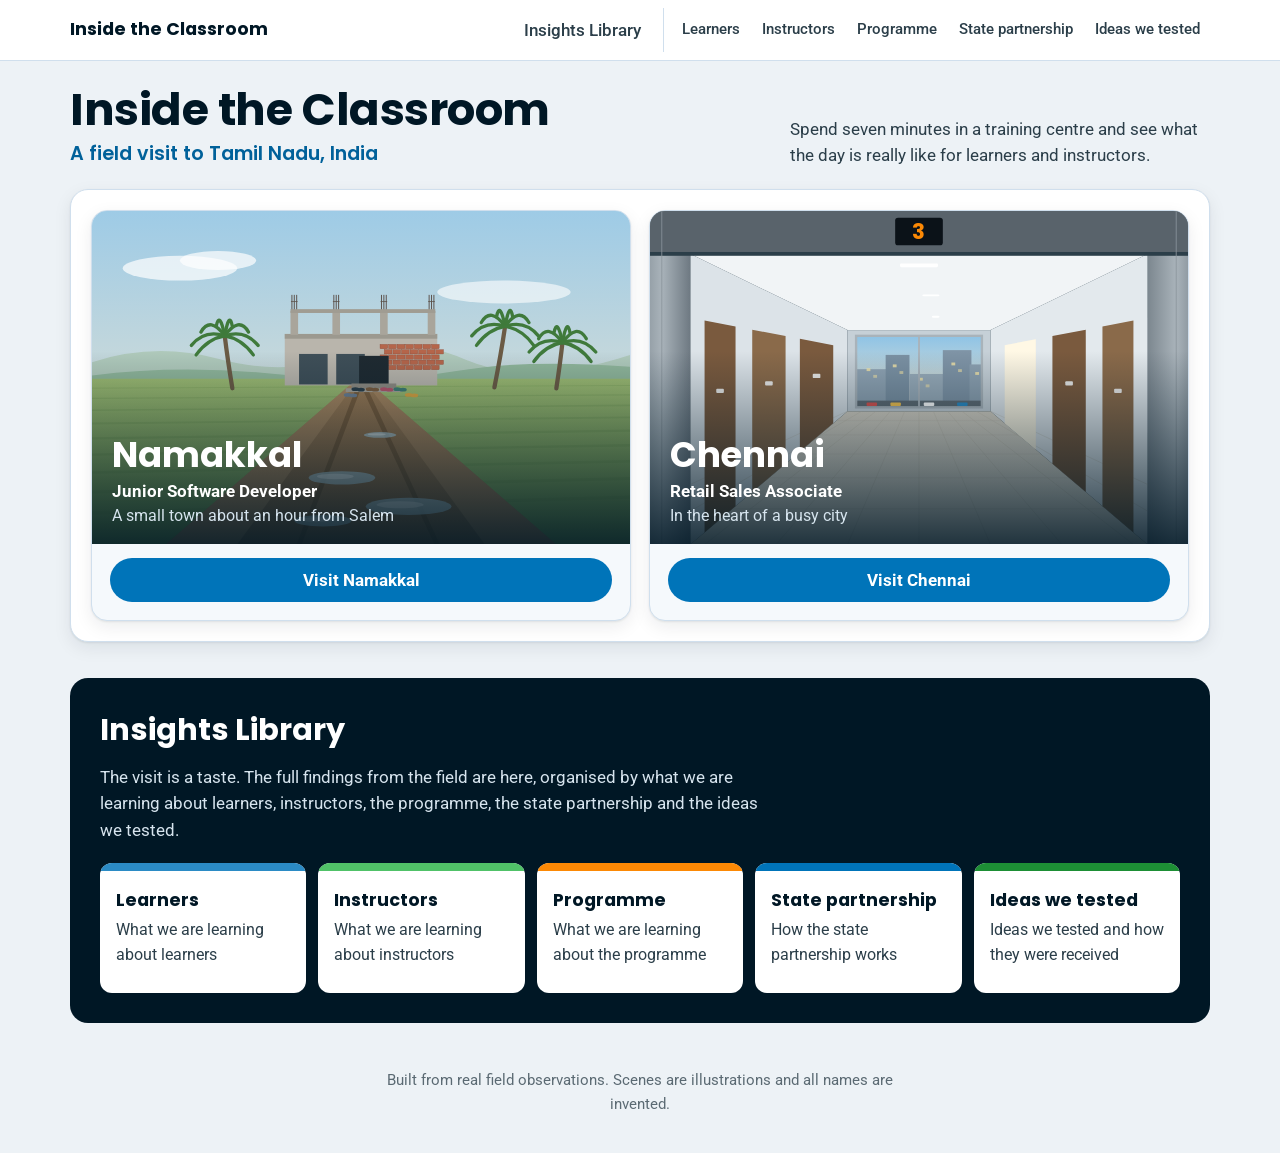
<file: index.html>
<!doctype html>
<html lang="en">
<head>
  <meta charset="utf-8">
  <meta name="viewport" content="width=device-width, initial-scale=1, viewport-fit=cover">
  <meta name="robots" content="noindex">
  <meta name="description" content="A virtual field visit to training centres in Tamil Nadu, built from real field observations.">
  <title>Inside the Classroom: A field visit to Tamil Nadu, India</title>
  <link rel="stylesheet" href="css/styles.css">
</head>
<body data-page="home" data-base="">
  <a class="skip-link" href="#play" data-s="nav.skip"></a>
  <header id="site-header"></header>

  <main id="main">
    <div class="wrap">
      <section class="hero" aria-labelledby="home-title">
        <div class="hero-title">
          <h1 id="home-title" data-s="home.title"></h1>
          <p class="subtitle" data-s="home.subtitle"></p>
        </div>
        <p class="lede" data-s="home.lede"></p>
        <noscript><p class="callout">This experience needs JavaScript. Please turn it on and reload the page.</p></noscript>
      </section>

      <section class="game" id="play" aria-label="Field visit">
        <div class="screen" id="screen-setup"></div>
        <div class="screen" id="screen-brief" hidden></div>
        <div class="screen" id="screen-arrival" hidden></div>
        <div class="screen" id="screen-play" hidden></div>
        <div class="screen" id="screen-reveal" hidden></div>
        <div class="screen" id="screen-consolidate" hidden></div>
        <div class="screen" id="screen-reflect" hidden></div>
        <div class="screen" id="screen-end" hidden></div>
      </section>

      <section id="library"></section>
    </div>
  </main>

  <footer id="site-footer"></footer>
  <div id="live" class="visually-hidden" aria-live="polite" role="status"></div>

  <script src="js/content.js"></script>
  <script src="js/scenes.js"></script>
  <script src="js/shell.js"></script>
  <script src="js/game.js"></script>
</body>
</html>
</file>
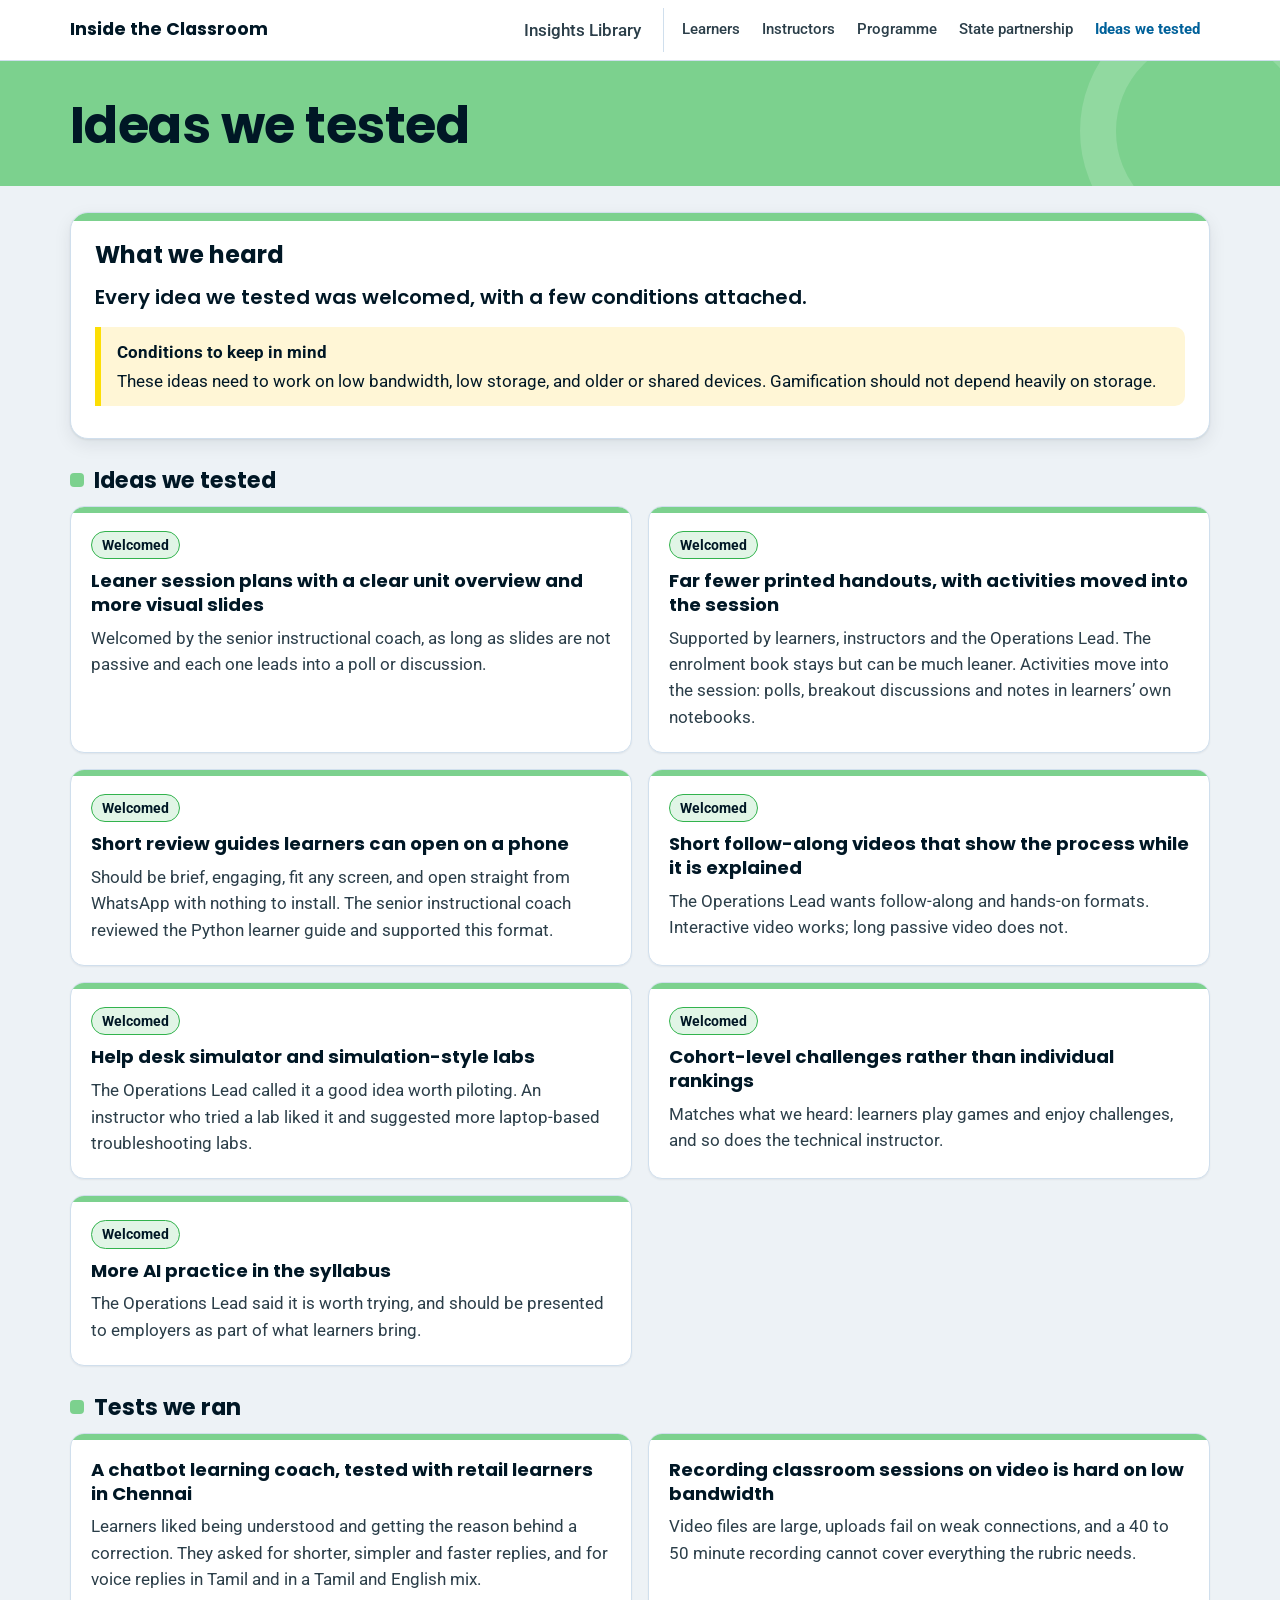
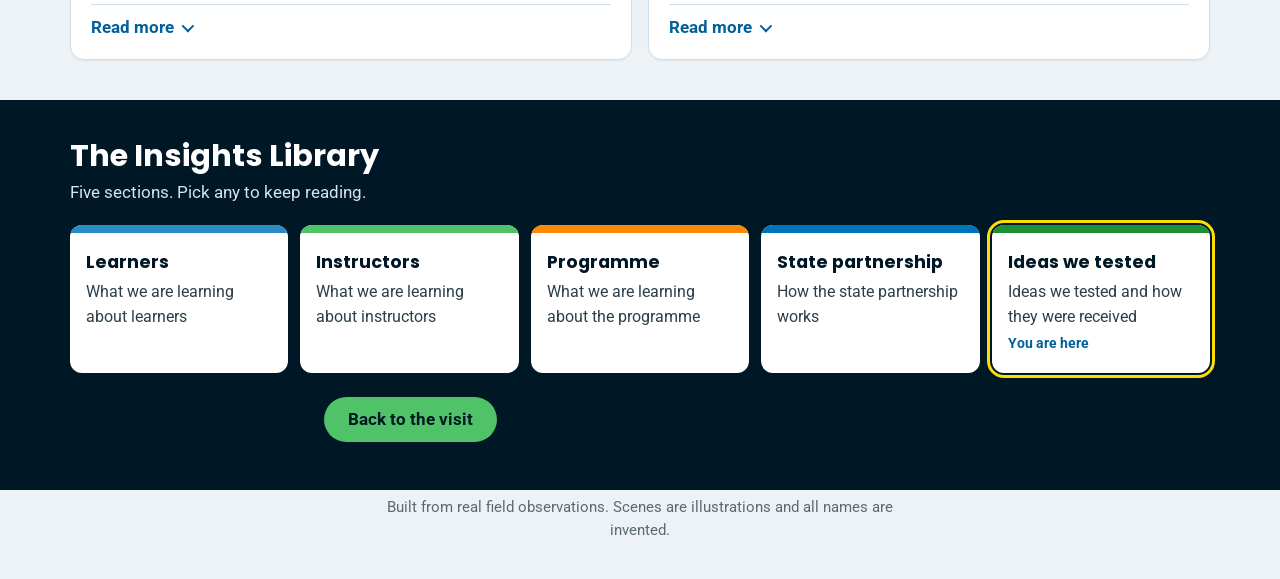
<file: library/ideas.html>
<!doctype html>
<html lang="en">
<head>
  <meta charset="utf-8">
  <meta name="viewport" content="width=device-width, initial-scale=1, viewport-fit=cover">
  <meta name="robots" content="noindex">
  <title>Ideas we tested | Inside the Classroom</title>
  <link rel="stylesheet" href="../css/styles.css">
</head>
<body data-page="ideas" data-base="../">
  <a class="skip-link" href="#main">Skip to the content</a>
  <header id="site-header"></header>
  <main id="main">
    <div id="lib-root"></div>
  </main>
  <footer id="site-footer"></footer>
  <noscript><p class="callout" style="margin:20px">This page needs JavaScript. Please turn it on and reload.</p></noscript>
  <script src="../js/content.js"></script>
  <script src="../js/library.js"></script>
  <script src="../js/scenes.js"></script>
  <script src="../js/shell.js"></script>
  <script src="../js/lib-render.js"></script>
</body>
</html>
</file>
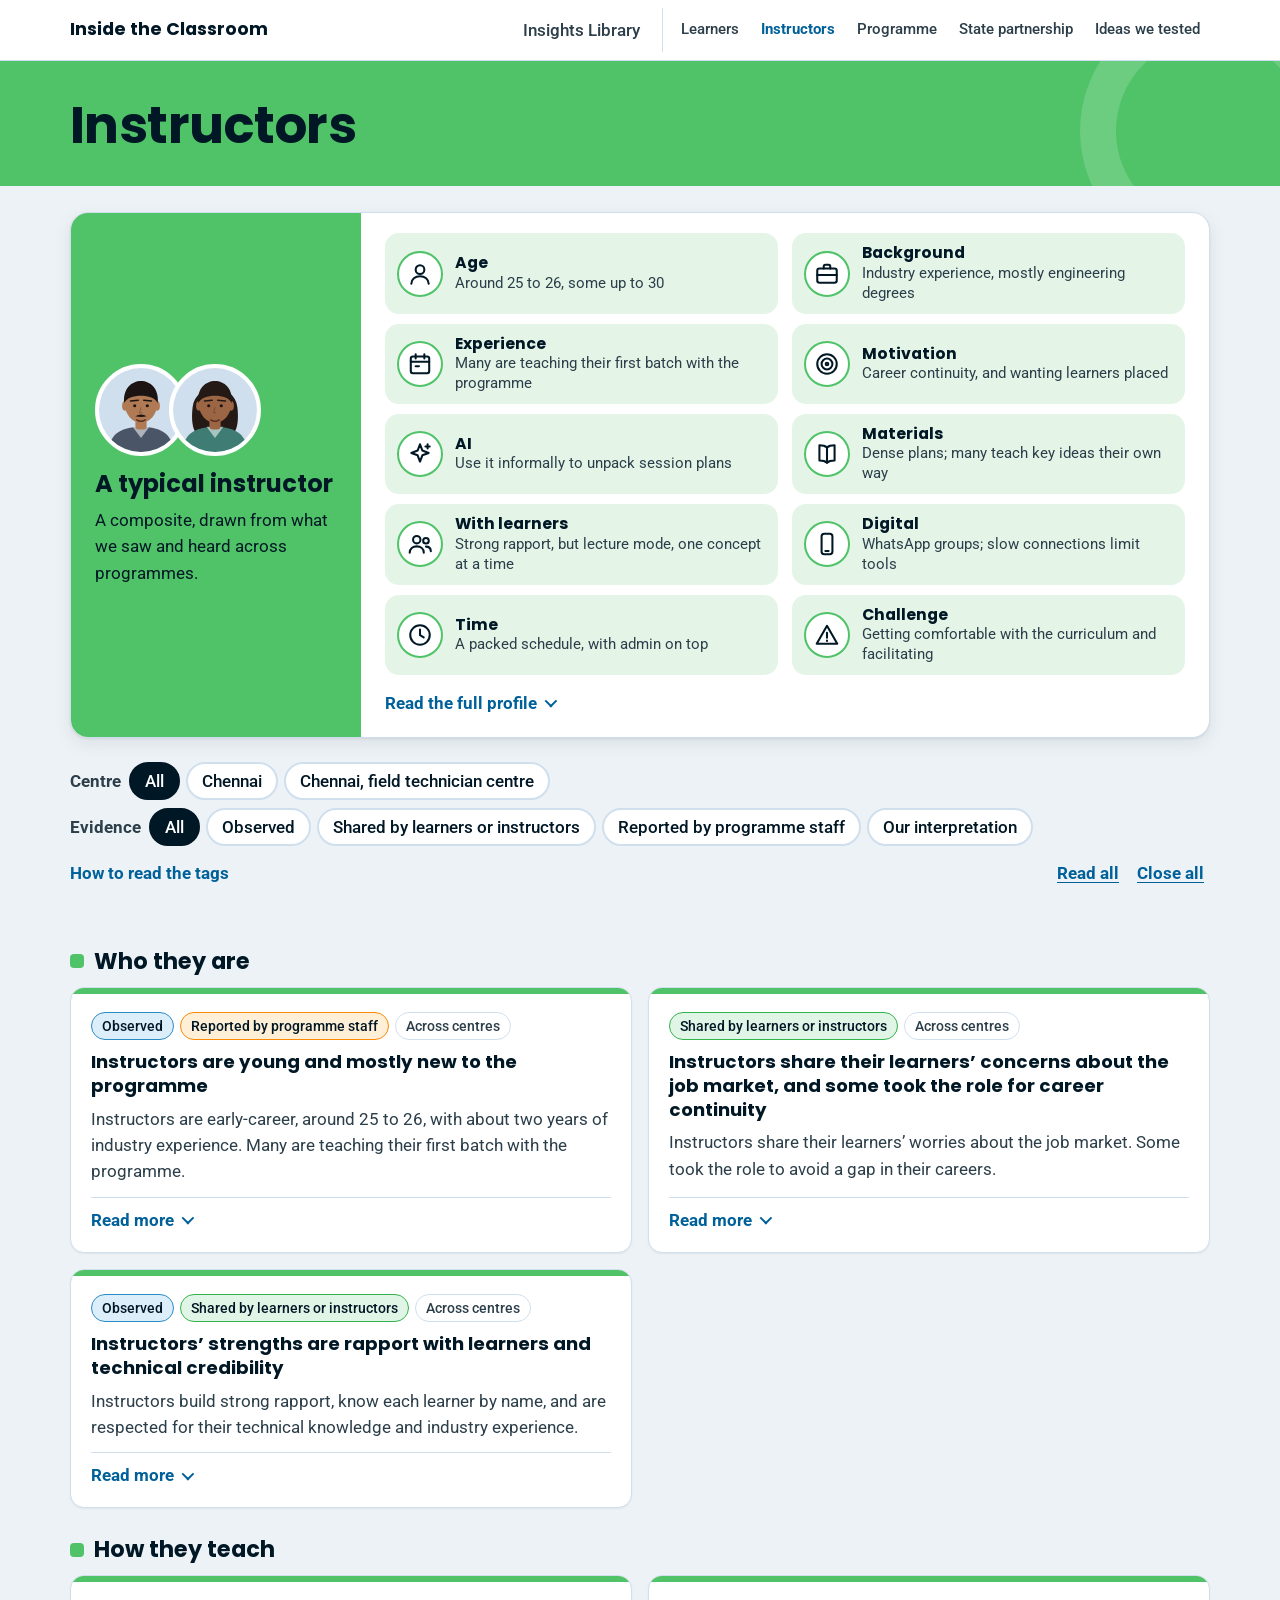
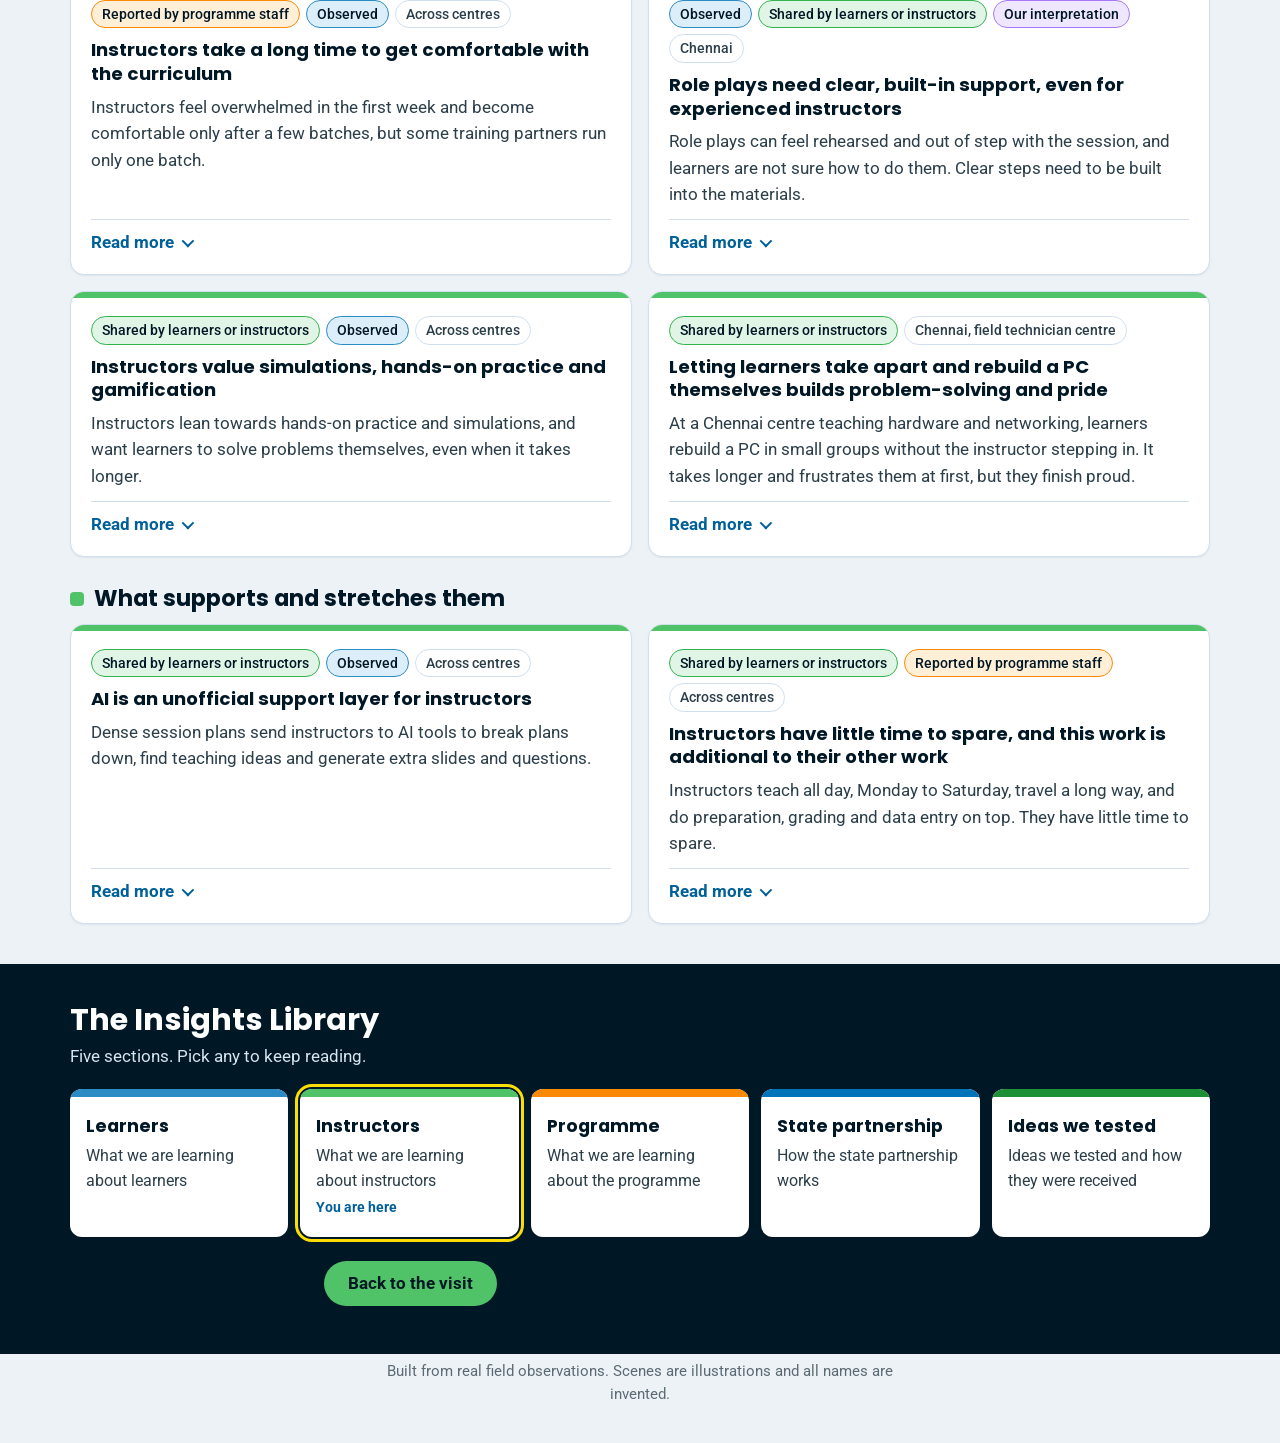
<file: library/instructors.html>
<!doctype html>
<html lang="en">
<head>
  <meta charset="utf-8">
  <meta name="viewport" content="width=device-width, initial-scale=1, viewport-fit=cover">
  <meta name="robots" content="noindex">
  <title>Instructors | Inside the Classroom</title>
  <link rel="stylesheet" href="../css/styles.css">
</head>
<body data-page="instructors" data-base="../">
  <a class="skip-link" href="#main">Skip to the content</a>
  <header id="site-header"></header>
  <main id="main">
    <div id="lib-root"></div>
  </main>
  <footer id="site-footer"></footer>
  <noscript><p class="callout" style="margin:20px">This page needs JavaScript. Please turn it on and reload.</p></noscript>
  <script src="../js/content.js"></script>
  <script src="../js/library.js"></script>
  <script src="../js/scenes.js"></script>
  <script src="../js/shell.js"></script>
  <script src="../js/lib-render.js"></script>
</body>
</html>
</file>
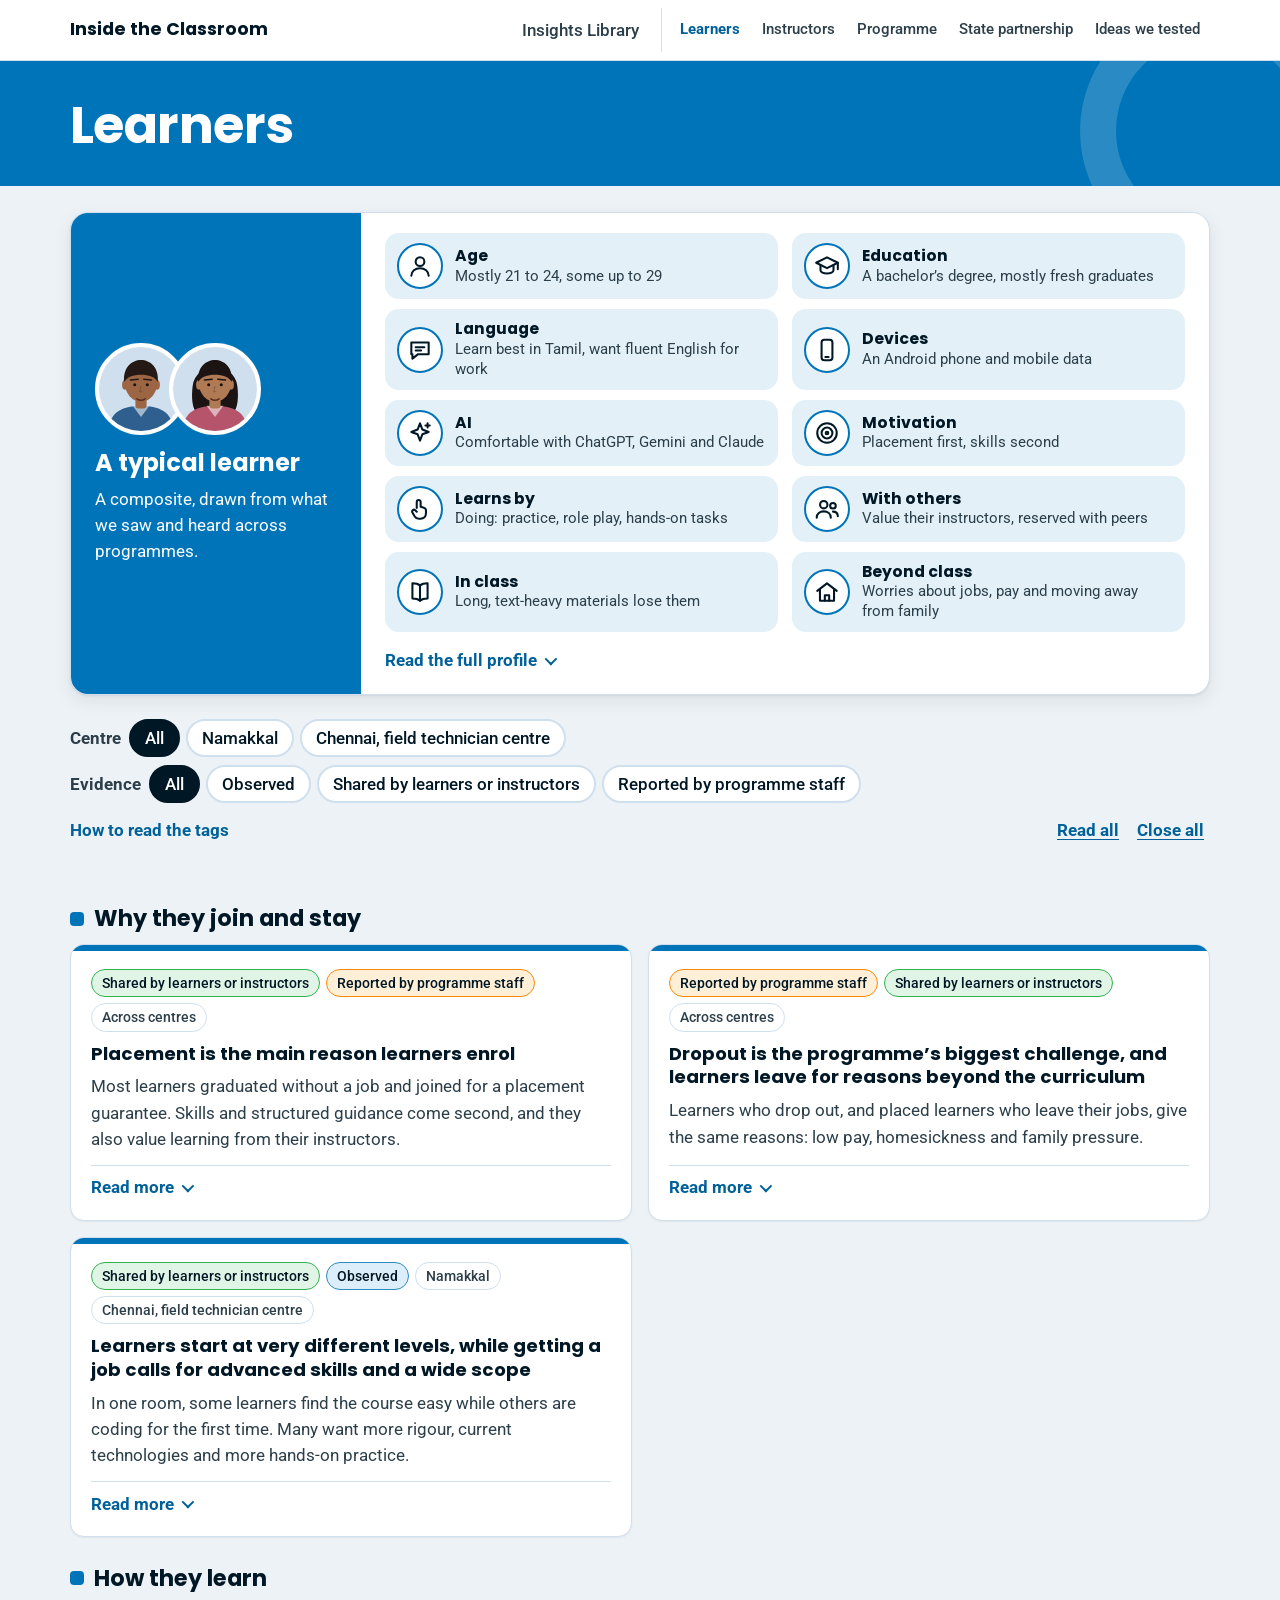
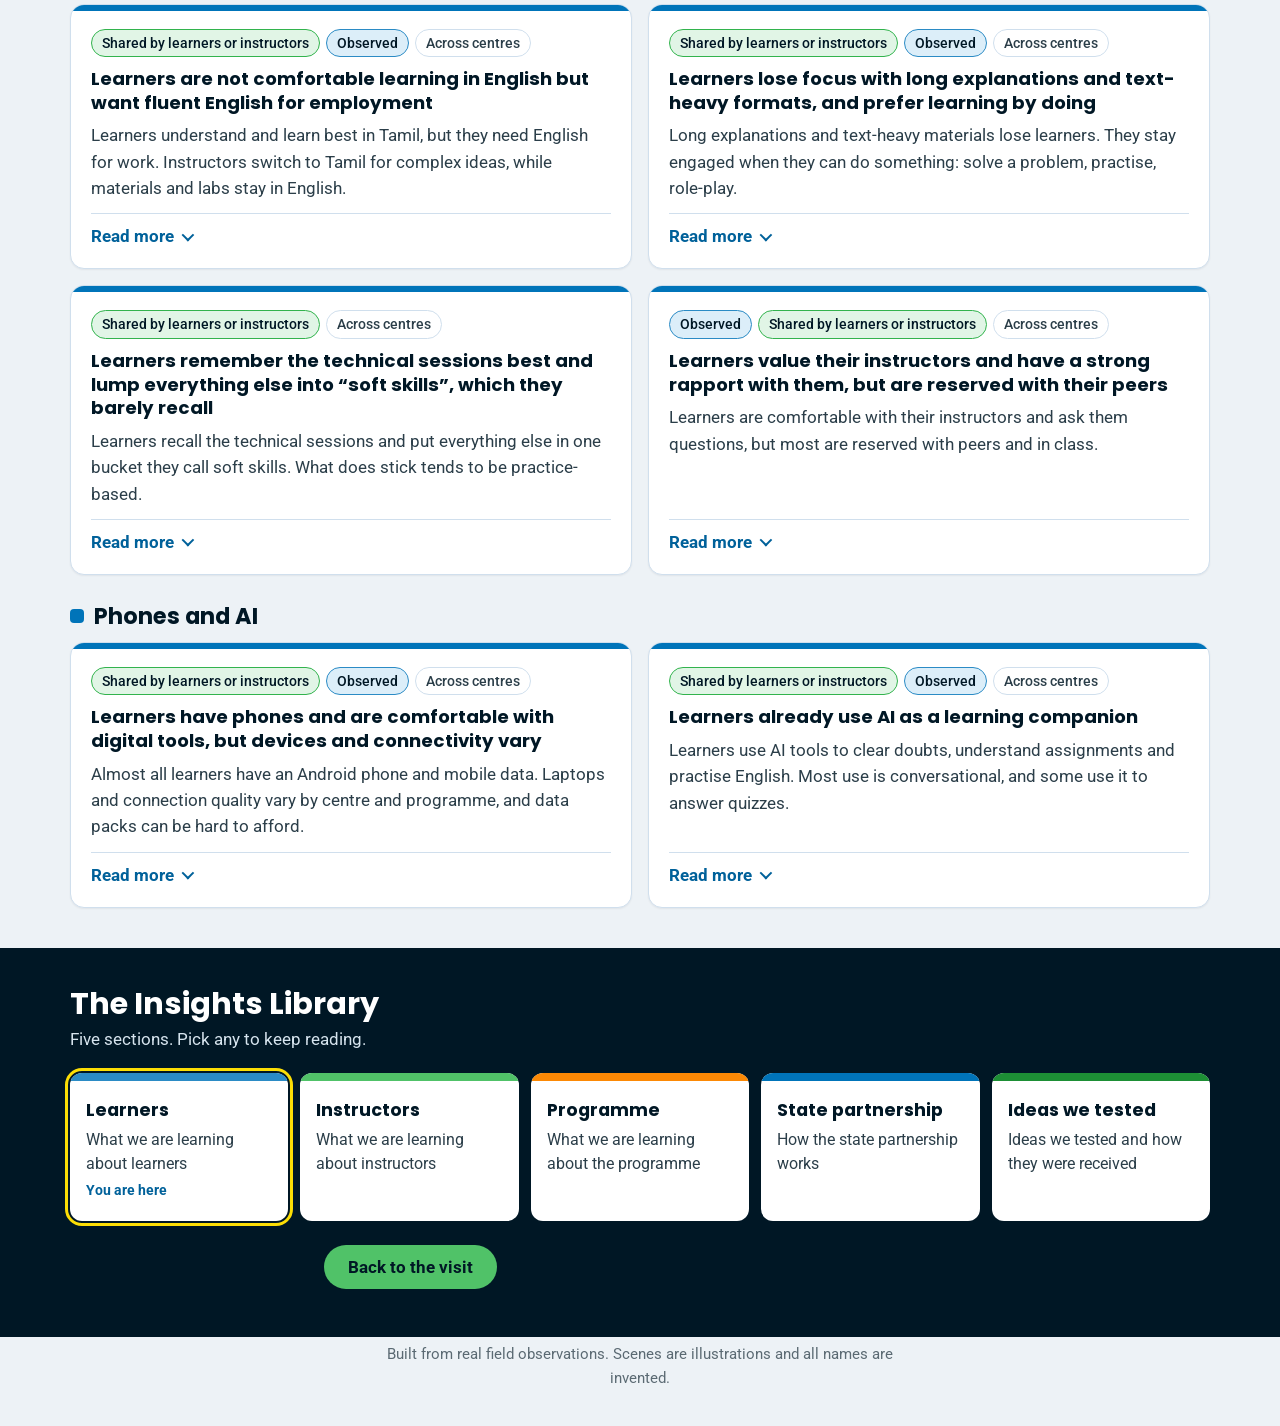
<file: library/learners.html>
<!doctype html>
<html lang="en">
<head>
  <meta charset="utf-8">
  <meta name="viewport" content="width=device-width, initial-scale=1, viewport-fit=cover">
  <meta name="robots" content="noindex">
  <title>Learners | Inside the Classroom</title>
  <link rel="stylesheet" href="../css/styles.css">
</head>
<body data-page="learners" data-base="../">
  <a class="skip-link" href="#main">Skip to the content</a>
  <header id="site-header"></header>
  <main id="main">
    <div id="lib-root"></div>
  </main>
  <footer id="site-footer"></footer>
  <noscript><p class="callout" style="margin:20px">This page needs JavaScript. Please turn it on and reload.</p></noscript>
  <script src="../js/content.js"></script>
  <script src="../js/library.js"></script>
  <script src="../js/scenes.js"></script>
  <script src="../js/shell.js"></script>
  <script src="../js/lib-render.js"></script>
</body>
</html>
</file>
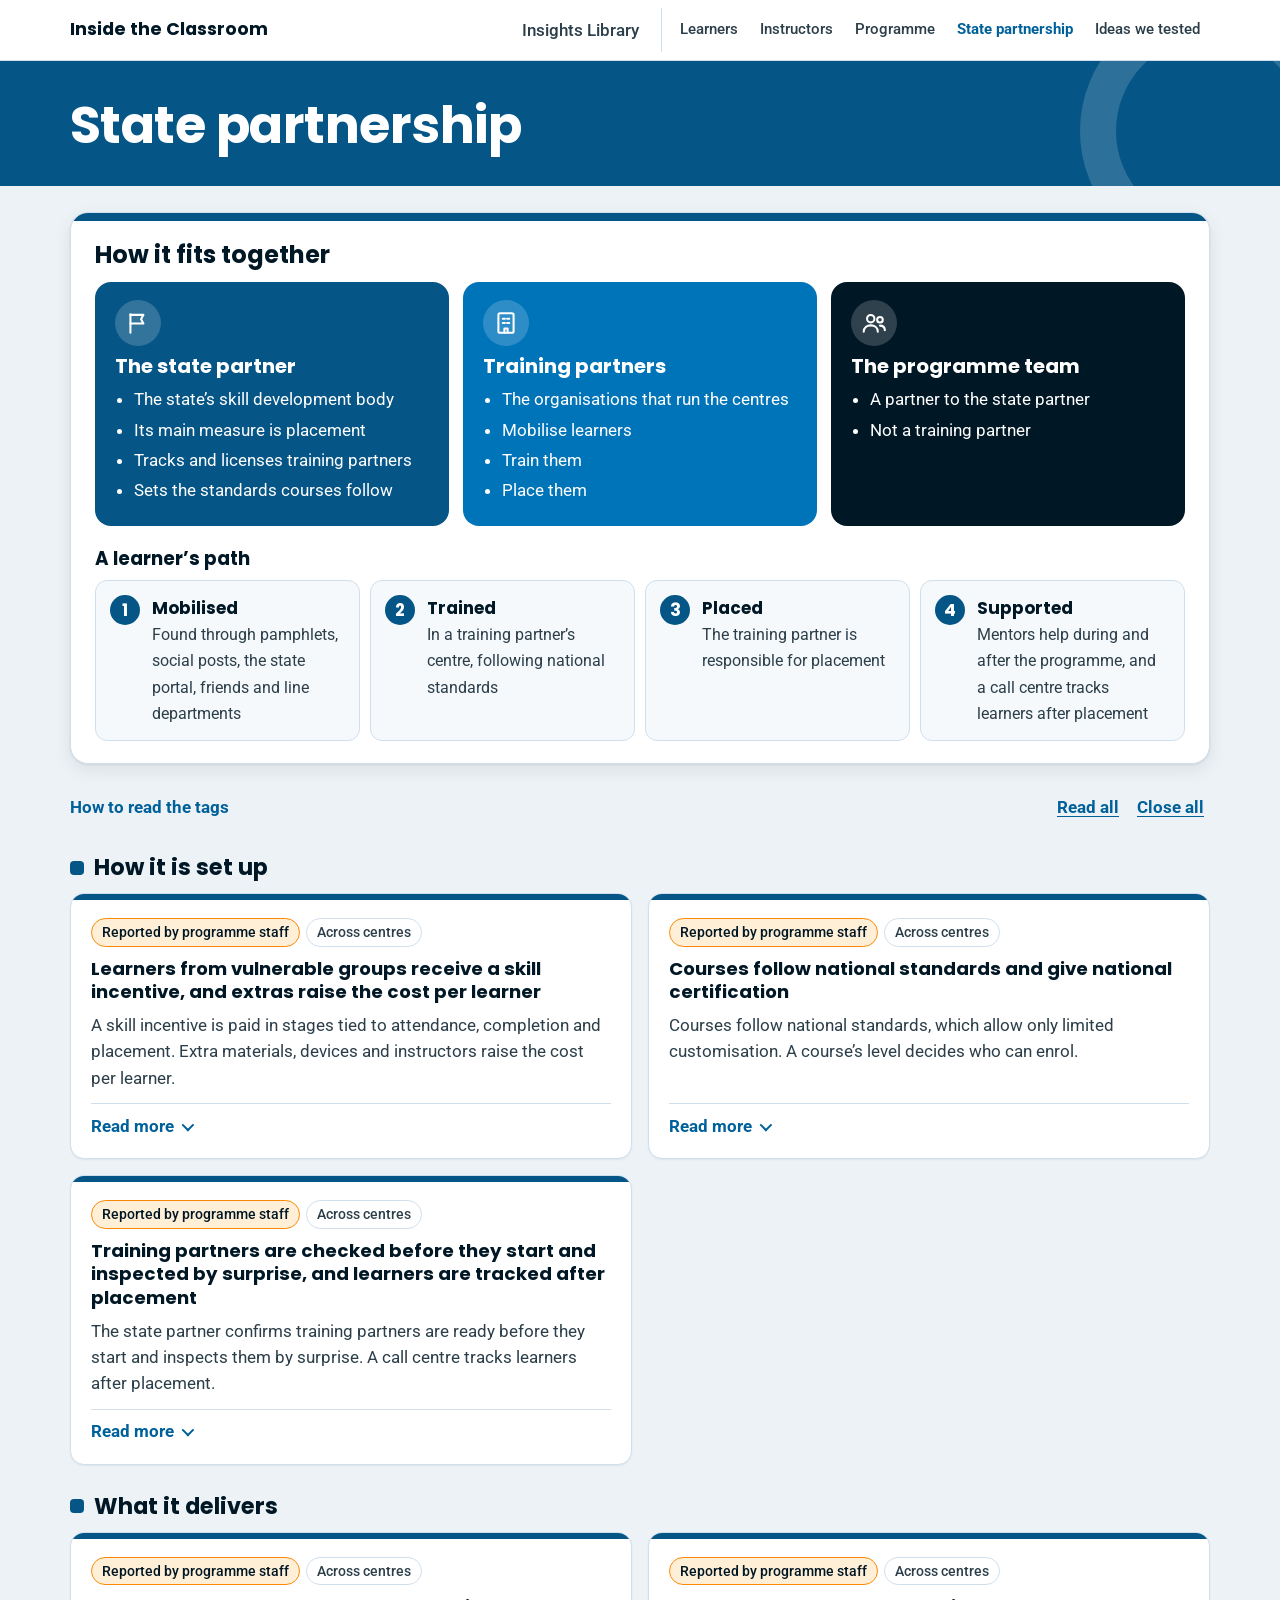
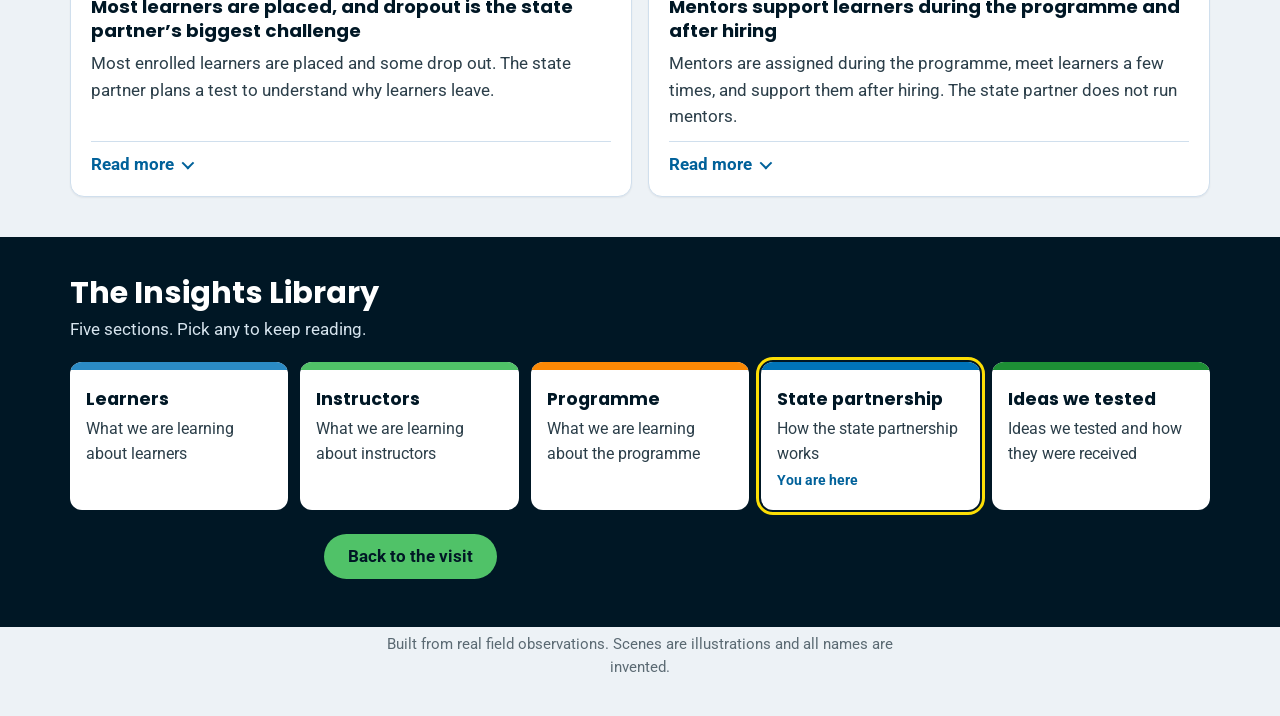
<file: library/partnership.html>
<!doctype html>
<html lang="en">
<head>
  <meta charset="utf-8">
  <meta name="viewport" content="width=device-width, initial-scale=1, viewport-fit=cover">
  <meta name="robots" content="noindex">
  <title>State partnership | Inside the Classroom</title>
  <link rel="stylesheet" href="../css/styles.css">
</head>
<body data-page="partnership" data-base="../">
  <a class="skip-link" href="#main">Skip to the content</a>
  <header id="site-header"></header>
  <main id="main">
    <div id="lib-root"></div>
  </main>
  <footer id="site-footer"></footer>
  <noscript><p class="callout" style="margin:20px">This page needs JavaScript. Please turn it on and reload.</p></noscript>
  <script src="../js/content.js"></script>
  <script src="../js/library.js"></script>
  <script src="../js/scenes.js"></script>
  <script src="../js/shell.js"></script>
  <script src="../js/lib-render.js"></script>
</body>
</html>
</file>
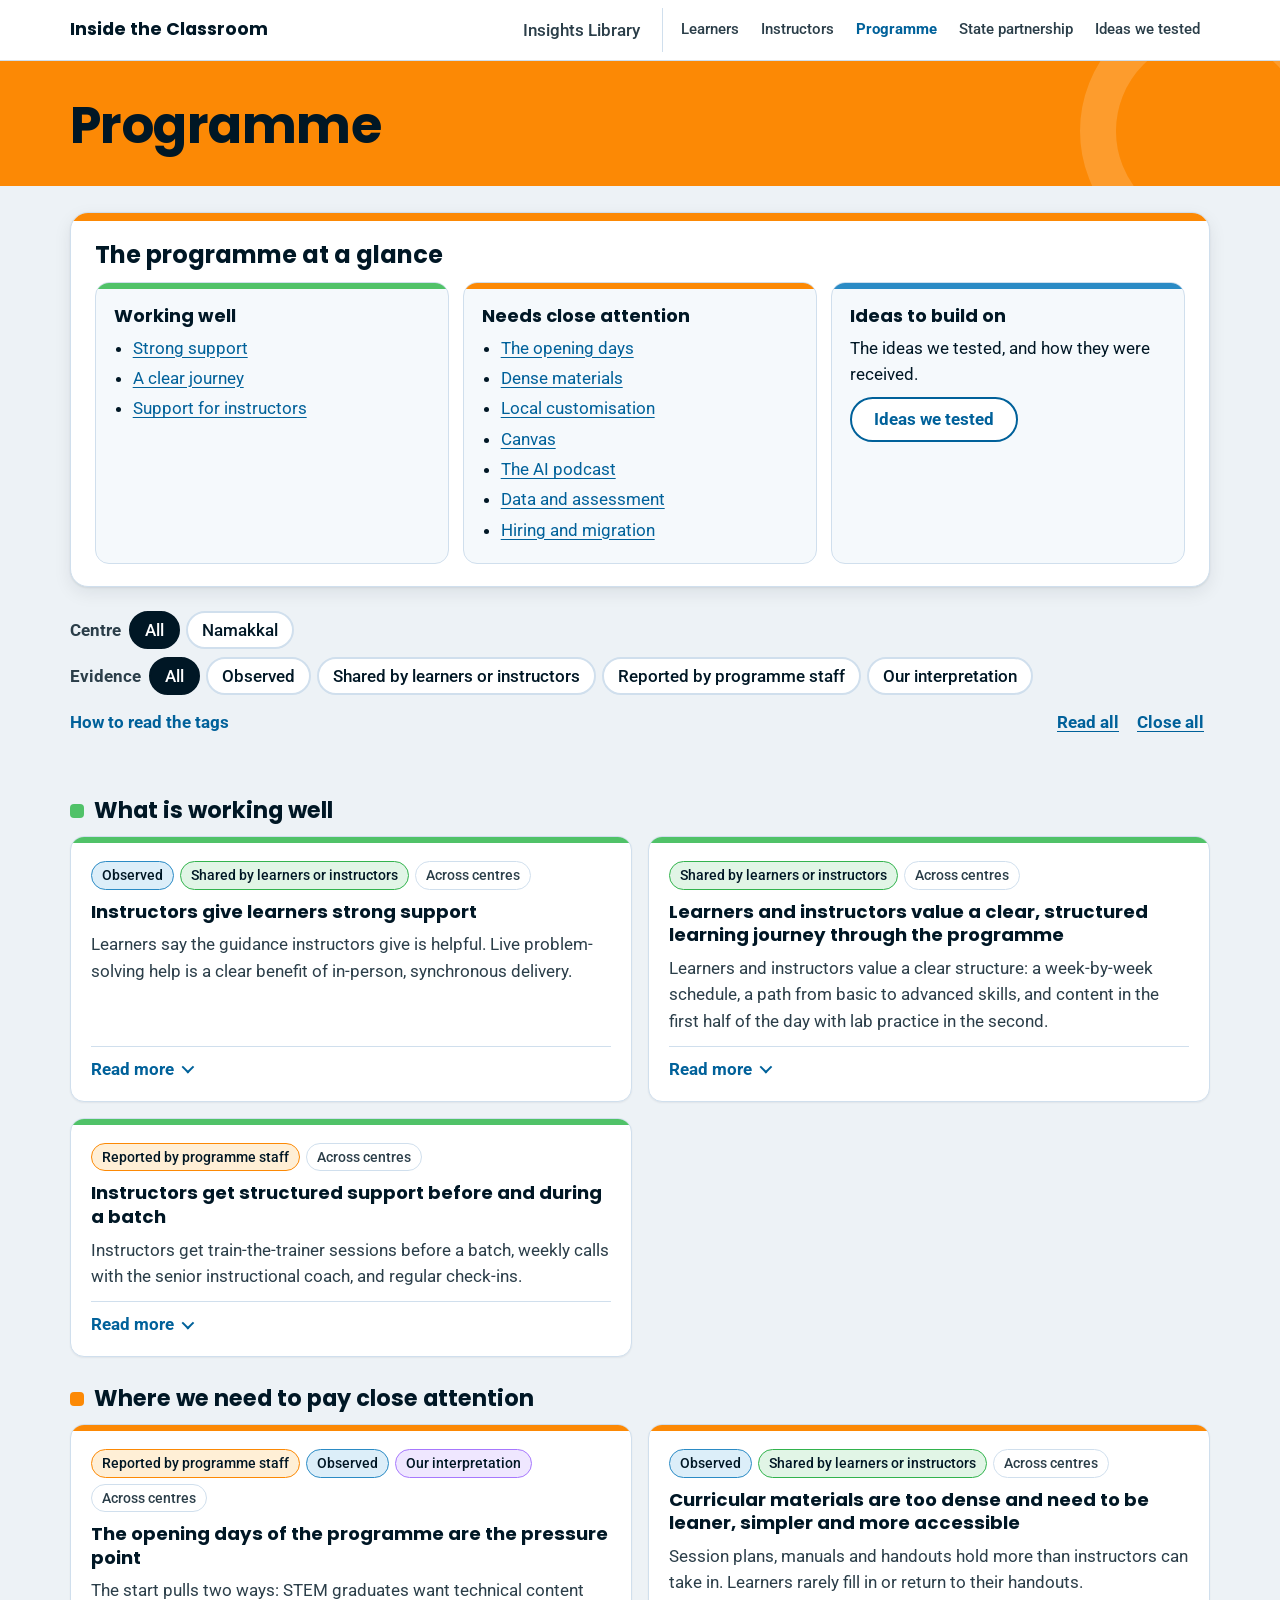
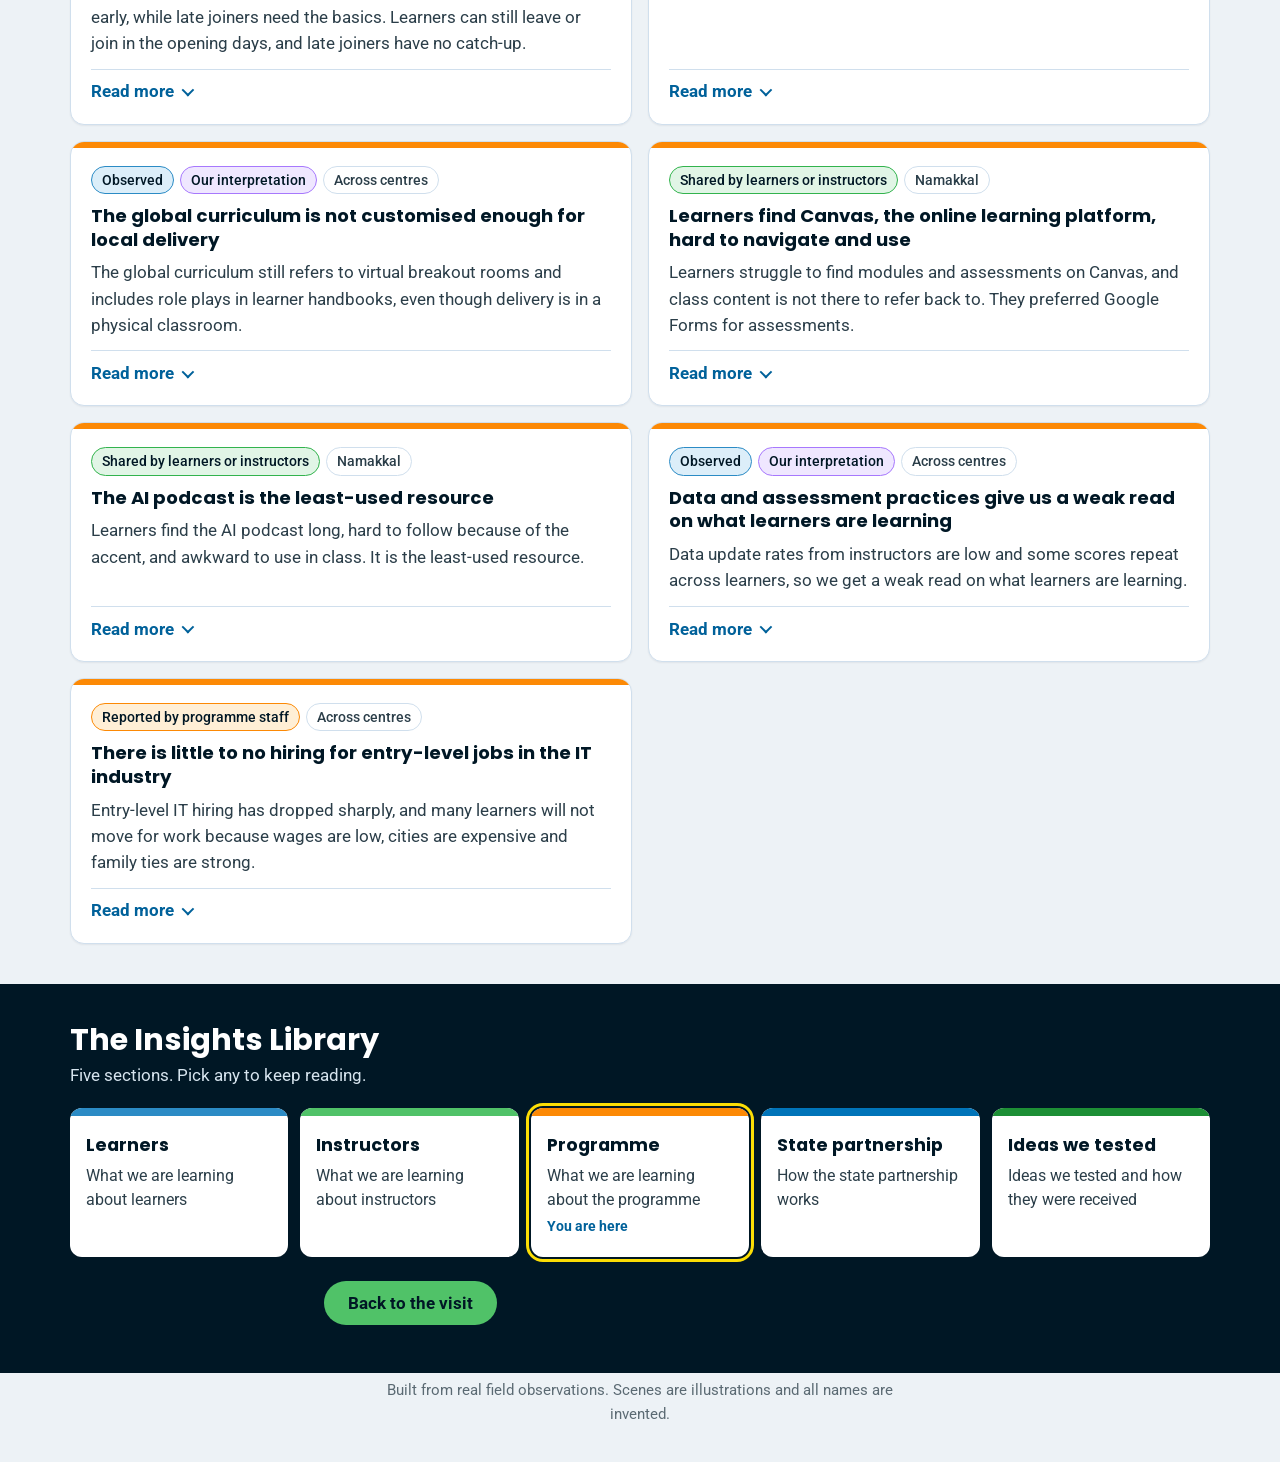
<file: library/programme.html>
<!doctype html>
<html lang="en">
<head>
  <meta charset="utf-8">
  <meta name="viewport" content="width=device-width, initial-scale=1, viewport-fit=cover">
  <meta name="robots" content="noindex">
  <title>Programme | Inside the Classroom</title>
  <link rel="stylesheet" href="../css/styles.css">
</head>
<body data-page="programme" data-base="../">
  <a class="skip-link" href="#main">Skip to the content</a>
  <header id="site-header"></header>
  <main id="main">
    <div id="lib-root"></div>
  </main>
  <footer id="site-footer"></footer>
  <noscript><p class="callout" style="margin:20px">This page needs JavaScript. Please turn it on and reload.</p></noscript>
  <script src="../js/content.js"></script>
  <script src="../js/library.js"></script>
  <script src="../js/scenes.js"></script>
  <script src="../js/shell.js"></script>
  <script src="../js/lib-render.js"></script>
</body>
</html>
</file>
<file: css/styles.css>
/* =========================================================================
   FIELD VISIT: TAMIL NADU  -  styles
   Palette: brand blues and greens (used as guidance).
   Secondary colours (amber, red, yellow) are used only as highlights.
   Fonts: Roboto (body), Poppins (headings), Caveat (notebook notes only).
   ========================================================================= */

@font-face { font-family: "Roboto"; font-weight: 400; font-style: normal; font-display: swap; src: url("../assets/fonts/roboto-latin-400-normal.woff2") format("woff2"); }
@font-face { font-family: "Roboto"; font-weight: 500; font-style: normal; font-display: swap; src: url("../assets/fonts/roboto-latin-500-normal.woff2") format("woff2"); }
@font-face { font-family: "Roboto"; font-weight: 700; font-style: normal; font-display: swap; src: url("../assets/fonts/roboto-latin-700-normal.woff2") format("woff2"); }
@font-face { font-family: "Poppins"; font-weight: 600; font-style: normal; font-display: swap; src: url("../assets/fonts/poppins-latin-600-normal.woff2") format("woff2"); }
@font-face { font-family: "Poppins"; font-weight: 700; font-style: normal; font-display: swap; src: url("../assets/fonts/poppins-latin-700-normal.woff2") format("woff2"); }
@font-face { font-family: "Caveat"; font-weight: 600; font-style: normal; font-display: swap; src: url("../assets/fonts/caveat-latin-600-normal.woff2") format("woff2"); }

:root {
  --blue-1: #0074B9;
  --blue-2: #00619A;
  --blue-3: #2B8BC5;
  --blue-4: #80B9DC;
  --blue-deep: #055586;
  --green-1: #1D8F35;
  --green-2: #32B34D;
  --green-3: #50C268;
  --green-4: #7CD18E;
  --ink: #001725;
  --ink-2: #2B3E49;
  --mute: #5B6A73;
  --mute-light: #808B92;
  --paper: #F5F9FC;
  --line: #D0DFED;
  --bg: #EDF2F6;
  --white: #ffffff;
  --amber: #FC8905;
  --red: #F14D5C;
  --yellow: #FCDE05;

  --font-body: "Roboto", system-ui, -apple-system, "Segoe UI", Arial, sans-serif;
  --font-head: "Poppins", "Roboto", system-ui, sans-serif;
  --font-note: "Caveat", "Segoe Script", cursive;

  --radius: 12px;
  --radius-sm: 8px;
  --shadow: 0 1px 2px rgba(0, 23, 37, .08), 0 6px 18px rgba(0, 23, 37, .08);
  --tap: 44px;
}

*, *::before, *::after { box-sizing: border-box; }
html { -webkit-text-size-adjust: 100%; }
body {
  margin: 0;
  background: var(--bg);
  color: var(--ink);
  font-family: var(--font-body);
  font-size: 17px;
  line-height: 1.55;
  padding-bottom: env(safe-area-inset-bottom, 0px);
}
img, svg { max-width: 100%; }
[hidden] { display: none !important; }

h1, h2, h3, h4 { font-family: var(--font-head); font-weight: 700; line-height: 1.2; margin: 0 0 .5em; color: var(--ink); }
h1 { font-size: clamp(2rem, 4.2vw, 3rem); letter-spacing: -.01em; }
h2 { font-size: clamp(1.45rem, 2.6vw, 1.9rem); }
h3 { font-size: 1.15rem; }
p { margin: 0 0 .9em; max-width: 68ch; }
a { color: var(--blue-2); text-underline-offset: 3px; }
a:hover { color: var(--blue-deep); }

:focus-visible { outline: 3px solid var(--ink); outline-offset: 3px; border-radius: 4px; box-shadow: 0 0 0 6px var(--yellow); }

.visually-hidden { position: absolute !important; width: 1px; height: 1px; overflow: hidden; clip: rect(0 0 0 0); white-space: nowrap; }
.skip-link { position: absolute; left: 12px; top: -60px; background: var(--ink); color: #fff; padding: 10px 16px; border-radius: 8px; z-index: 100; }
.skip-link:focus { top: 12px; }

/* ----- header ----------------------------------------------------------- */
.site-header { background: var(--white); border-bottom: 1px solid var(--line); position: sticky; top: 0; z-index: 30; }
.header-in { max-width: 1180px; margin: 0 auto; padding: 8px 20px; display: flex; align-items: center; gap: 20px; min-height: 60px; }
.brand { font-family: var(--font-head); font-weight: 700; font-size: 1.1rem; color: var(--ink); text-decoration: none; display: inline-flex; align-items: center; gap: 10px; min-height: var(--tap); }
.nav { margin-left: auto; display: flex; align-items: center; gap: 4px; }
.nav a { font: inherit; font-weight: 500; color: var(--ink-2); background: none; border: 0; padding: 0 14px; min-height: var(--tap); display: inline-flex; align-items: center; border-radius: 8px; text-decoration: none; cursor: pointer; }
.nav a:hover { background: var(--bg); }
.nav a[aria-current="page"] { color: var(--blue-2); font-weight: 700; }
.nav-sub { display: flex; gap: 2px; padding-left: 8px; margin-left: 4px; border-left: 1px solid var(--line); }
.nav-sub a { font-size: .95rem; padding: 0 10px; }

@media (max-width: 980px) {
  .header-in { flex-wrap: wrap; gap: 2px 20px; padding-bottom: 4px; }
  .nav { margin-left: -14px; width: calc(100% + 28px); overflow-x: auto; flex-wrap: nowrap; -webkit-overflow-scrolling: touch; scrollbar-width: none; }
  .nav::-webkit-scrollbar { display: none; }
  .nav a { white-space: nowrap; flex: none; }
}

/* ----- layout ----------------------------------------------------------- */
.wrap { max-width: 1180px; margin: 0 auto; padding: 0 20px; }
.hero { padding: 22px 0 16px; display: flex; flex-wrap: wrap; align-items: flex-end; justify-content: space-between; gap: 6px 40px; }
.hero h1 { margin: 0; font-size: clamp(1.9rem, 4vw, 2.8rem); }
.hero-title { min-width: 0; }
.subtitle { margin: 2px 0 0; font-family: var(--font-head); font-weight: 600; font-size: clamp(1rem, 1.8vw, 1.2rem); color: var(--blue-2); }
.lede { margin: 0; font-size: 1.05rem; color: var(--ink-2); max-width: 42ch; }
@media (max-width: 760px) { .hero { padding-top: 16px; } .lede { font-size: 1rem; } }

.btn { font: inherit; font-weight: 700; display: inline-flex; align-items: center; justify-content: center; gap: 8px; min-height: var(--tap); padding: 10px 22px; border-radius: 999px; border: 2px solid transparent; cursor: pointer; text-decoration: none; line-height: 1.2; text-align: center; }
.btn-primary { background: var(--blue-1); color: #fff; }
.btn-primary:hover { background: var(--blue-2); color: #fff; }
.btn-green { background: var(--green-3); color: var(--ink); }
.btn-green:hover { background: var(--green-4); color: var(--ink); }
.btn-ghost { background: #fff; color: var(--blue-2); border-color: var(--blue-2); }
.btn-ghost:hover { background: var(--paper); color: var(--blue-deep); }
.btn[disabled], .btn[aria-disabled="true"] { background: var(--line); color: var(--mute); border-color: transparent; cursor: not-allowed; }

/* ----- game shell ------------------------------------------------------- */
.game { background: var(--white); border: 1px solid var(--line); border-radius: 18px; box-shadow: var(--shadow); padding: 20px; margin: 4px 0 36px; }
@media (max-width: 560px) { .game { padding: 14px; border-radius: 14px; } }
.screen > h2:first-child { margin-top: 0; }
.field { display: grid; gap: 6px; margin-bottom: 14px; }
.field label { font-weight: 700; }
.field .opt { font-weight: 400; color: var(--mute); }
.field input, .field textarea { font: inherit; padding: 11px 14px; border: 2px solid var(--line); border-radius: var(--radius-sm); background: #fff; color: var(--ink); min-height: var(--tap); width: 100%; }
.field input:focus, .field textarea:focus { border-color: var(--blue-1); }
.fine { color: var(--mute); font-size: .95rem; }

.centre-grid { display: grid; grid-template-columns: 1fr 1fr; gap: 18px; }
@media (max-width: 760px) { .centre-grid { grid-template-columns: 1fr; } }
.centre-card { border-radius: 16px; overflow: hidden; background: var(--paper); border: 1px solid var(--line); display: flex; flex-direction: column; box-shadow: var(--shadow); transition: transform .15s ease, box-shadow .15s ease; }
.centre-card:hover { transform: translateY(-3px); box-shadow: 0 2px 4px rgba(0, 23, 37, .1), 0 12px 28px rgba(0, 23, 37, .16); }
.centre-art { position: relative; height: 0; padding-top: 62%; background: var(--line); overflow: hidden; }
.art-svg { position: absolute; inset: 0; }
.art-svg svg { width: 100%; height: 100%; display: block; }
.centre-art::after { content: ""; position: absolute; left: 0; right: 0; bottom: 0; height: 58%; background: linear-gradient(to top, rgba(0, 23, 37, .86), rgba(0, 23, 37, 0)); pointer-events: none; }
.centre-overlay { position: absolute; left: 20px; right: 20px; bottom: 16px; z-index: 2; color: #fff; }
.centre-overlay h3 { color: #fff; margin: 0; font-size: clamp(1.6rem, 3.2vw, 2.2rem); line-height: 1.05; }
.centre-overlay .prog { margin: 4px 0 0; font-weight: 700; font-size: 1.05rem; color: #fff; max-width: none; }
.centre-overlay .place { margin: 0; color: #D6E4EE; font-size: .98rem; max-width: none; }
.centre-body { padding: 14px 18px 18px; }
.centre-body .btn { width: 100%; }
@media (prefers-reduced-motion: reduce) { .centre-card { transition: none; } .centre-card:hover { transform: none; } }

/* brief */
.lens-list { display: grid; gap: 10px; margin: 10px 0 18px; padding: 0; list-style: none; }
.lens-list li { display: grid; grid-template-columns: 112px 1fr; gap: 12px; align-items: center; }
@media (max-width: 560px) { .lens-list li { grid-template-columns: 1fr; gap: 4px; } }
.how-list { margin: 8px 0 14px; padding-left: 1.3em; max-width: 64ch; }
.how-list li { margin-bottom: 6px; }
.callout { background: var(--paper); border-left: 5px solid var(--blue-3); padding: 12px 16px; border-radius: 0 var(--radius-sm) var(--radius-sm) 0; max-width: 64ch; margin-bottom: 18px; }

.chip { display: inline-block; font-weight: 700; font-size: .85rem; padding: 3px 10px; border-radius: 999px; line-height: 1.5; white-space: nowrap; }
.chip-learner { background: var(--blue-1); color: #fff; }
.chip-instructor { background: var(--green-3); color: var(--ink); }
.chip-programme { background: var(--amber); color: var(--ink); }
.chip-tag { background: var(--paper); color: var(--ink-2); border: 1px solid var(--line); font-weight: 500; }
.chip-illus { background: #fff; color: var(--ink-2); border: 1px dashed var(--mute-light); font-weight: 500; white-space: normal; }

/* mission (brief) */
.brief { display: grid; grid-template-columns: 5fr 7fr; border: 1px solid var(--line); border-radius: 16px; overflow: hidden; background: #fff; }
@media (max-width: 860px) { .brief { grid-template-columns: 1fr; } }
.brief-hero { background: var(--blue-1); color: #fff; padding: 30px 30px; display: flex; flex-direction: column; justify-content: center; gap: 6px; }
.brief-hero h2 { color: #fff; margin: 6px 0 4px; font-size: 1rem; font-weight: 600; opacity: .9; }
.brief-place { align-self: flex-start; background: #fff; color: var(--blue-2); font-weight: 700; border-radius: 999px; padding: 3px 14px; }
.brief-lead { margin: 0; font-size: 1.1rem; max-width: 28ch; color: #fff; }
.brief-goal { margin: 14px 0 14px; font-family: var(--font-head); font-weight: 700; font-size: 2rem; font-size: clamp(1.7rem, 3.2vw, 2.4rem); line-height: 1.15; max-width: 13ch; color: #fff; }
.brief-prog { margin: 0; color: #D6E4EE; font-weight: 500; }
.brief-body { padding: 26px 30px 28px; }
.brief-body h3 { margin: 0 0 10px; font-size: 1.05rem; }
.brief-body h3:not(:first-child) { margin-top: 24px; }
.lens-cards { display: grid; gap: 8px; margin: 0; padding: 0; list-style: none; }
.lens-cards li { display: grid; grid-template-columns: 104px 1fr; gap: 12px; align-items: center; padding: 10px 14px; border-radius: 10px; background: var(--paper); border: 1px solid var(--line); }
@media (max-width: 520px) { .lens-cards li { grid-template-columns: 1fr; gap: 4px; } }
.steps { display: grid; grid-template-columns: repeat(3, 1fr); gap: 10px; margin: 0; padding: 0; list-style: none; counter-reset: step; }
@media (max-width: 640px) { .steps { grid-template-columns: 1fr; } }
.steps li { counter-increment: step; padding: 12px 14px 14px; border-radius: 10px; background: var(--paper); border: 1px solid var(--line); }
.steps li::before { content: counter(step); display: flex; align-items: center; justify-content: center; width: 28px; height: 28px; border-radius: 50%; background: var(--ink); color: #fff; font-family: var(--font-head); font-weight: 700; margin-bottom: 6px; }
.steps b { display: block; font-family: var(--font-head); font-size: 1.05rem; margin-bottom: 2px; }
.steps span { color: var(--ink-2); font-size: .98rem; line-height: 1.4; display: block; }
.brief-body .fine { margin: 14px 0 18px; }

/* arrival */
.arrival { display: grid; grid-template-columns: 1.4fr 1fr; gap: 24px; align-items: center; }
@media (max-width: 860px) { .arrival { grid-template-columns: 1fr; } }
.arrival-art { border-radius: var(--radius); overflow: hidden; aspect-ratio: 12 / 7; background: var(--line); }
.arrival-art svg { width: 100%; height: 100%; display: block; }
.arrival-text p { font-size: 1.1rem; }

/* ----- play screen ------------------------------------------------------ */
.topbar { display: grid; grid-template-columns: 1fr auto auto; gap: 16px; align-items: center; margin-bottom: 14px; }
@media (max-width: 760px) { .topbar { grid-template-columns: 1fr auto; } .topbar .clock { grid-column: 1 / -1; } .topbar .score { text-align: left; } }
.clock { display: grid; gap: 4px; }
.clock-row { display: flex; justify-content: space-between; font-weight: 700; font-variant-numeric: tabular-nums; }
.clock-bar { height: 14px; border-radius: 999px; background: var(--line); overflow: hidden; }
.clock-bar i { display: block; height: 100%; width: 100%; background: var(--blue-1); border-radius: 999px; transition: width .3s linear; }
.clock.low .clock-bar i { background: var(--amber); }
.clock.low .clock-row span:first-child::after { content: " (under a minute)"; font-weight: 400; }
.score { text-align: right; position: relative; font-variant-numeric: tabular-nums; }
.score b { font-family: var(--font-head); font-size: 1.8rem; display: block; line-height: 1; }
.score span { font-size: .9rem; color: var(--mute); }
.pop { position: absolute; right: 0; top: -6px; font-family: var(--font-head); font-weight: 700; color: var(--green-1); background: var(--green-4); padding: 2px 10px; border-radius: 999px; animation: pop 1.3s ease-out forwards; pointer-events: none; }
@keyframes pop { 0% { opacity: 0; transform: translateY(8px) scale(.8); } 15% { opacity: 1; transform: translateY(-6px) scale(1.05); } 80% { opacity: 1; } 100% { opacity: 0; transform: translateY(-26px); } }
.nb-toggle { display: none; }
@media (max-width: 900px) { .nb-toggle { display: inline-flex; } }

.stage { display: grid; grid-template-columns: minmax(0, 1fr) 330px; gap: 18px; align-items: start; }
@media (max-width: 900px) { .stage { grid-template-columns: minmax(0, 1fr); } }

.scene-box { position: relative; }
.scene-wrap { position: relative; overflow-x: auto; border-radius: var(--radius); background: var(--ink); -webkit-overflow-scrolling: touch; }
.scene { position: relative; width: 100%; min-width: 780px; aspect-ratio: 12 / 7; }
@media (max-width: 700px) { .scene { min-width: 1000px; } }
.scene > svg { position: absolute; inset: 0; width: 100%; height: 100%; display: block; }
.pan-hint { display: none; font-size: .95rem; color: var(--mute); margin: 6px 0 0; }
@media (max-width: 900px) { .pan-hint { display: block; } }

.hs { position: absolute; width: var(--tap); height: var(--tap); margin: -22px 0 0 -22px; padding: 0; border: 0; background: transparent; cursor: pointer; z-index: 2; }
.hs::before { content: ""; position: absolute; inset: 11px; border-radius: 50%; background: rgba(255,255,255,.92); border: 3px solid var(--blue-1); box-shadow: 0 0 0 3px rgba(0, 23, 37, .25); transition: transform .15s; }
.hs:hover::before, .hs:focus-visible::before { transform: scale(1.3); }
.hs.done::before { background: var(--green-3); border-color: var(--green-1); }
.hs.done::after { content: "\2713"; position: absolute; inset: 0; display: grid; place-items: center; font-weight: 900; font-size: 15px; color: var(--ink); line-height: 1; }
.hs.clue::before { background: var(--amber); border-color: var(--ink); transform: scale(1.35); }
.hs.clue::after { content: ""; position: absolute; inset: 2px; border-radius: 50%; border: 3px solid var(--amber); animation: ring 1.4s ease-out infinite; }
@keyframes ring { 0% { transform: scale(.6); opacity: 1; } 100% { transform: scale(1.7); opacity: 0; } }
.hs .hs-label { position: absolute; left: 50%; bottom: 100%; transform: translateX(-50%); white-space: nowrap; background: var(--ink); color: #fff; padding: 4px 10px; border-radius: 6px; font-size: .9rem; opacity: 0; pointer-events: none; }
.hs:hover .hs-label, .hs:focus-visible .hs-label { opacity: 1; }
.hs.done.clue::after { content: ""; }
.hs.half::before { background: #fff; border-color: var(--amber); box-shadow: 0 0 0 3px var(--ink); transform: scale(1.45); }
.hs.half::after { content: "1/2"; position: absolute; inset: 0; display: grid; place-items: center; font-weight: 900; font-size: 10.5px; color: var(--ink); line-height: 1; }
.hs.half:hover::before, .hs.half:focus-visible::before { transform: scale(1.6); }
.hs.todo::before { background: var(--blue-1); border-color: #fff; box-shadow: 0 0 0 3px var(--ink); transform: scale(1.4); }
.hs.todo:hover::before, .hs.todo:focus-visible::before { transform: scale(1.55); }
.hs.todo::after { content: "?"; position: absolute; inset: 0; display: grid; place-items: center; font-weight: 900; font-size: 16px; color: #fff; line-height: 1; }

.toast { position: absolute; left: 12px; right: 12px; bottom: 12px; z-index: 5; background: var(--ink); color: #fff; border-radius: var(--radius-sm); padding: 10px 14px; display: flex; gap: 10px; align-items: baseline; box-shadow: var(--shadow); pointer-events: none; }
.toast b { color: var(--yellow); }
.revisit-banner { background: var(--paper); border: 1px solid var(--line); border-radius: var(--radius-sm); padding: 10px 14px; margin-bottom: 12px; display: flex; gap: 12px; align-items: center; justify-content: space-between; flex-wrap: wrap; }
.revisit-banner p { margin: 0; }

.play-hint { margin: 8px 0 0; color: var(--ink-2); font-weight: 500; }

/* notebook */
.notebook { background: var(--paper); border: 1px solid var(--line); border-left: 12px solid var(--blue-1); border-radius: var(--radius-sm); overflow: hidden; display: flex; flex-direction: column; max-height: min(640px, calc(100vh - 110px)); position: sticky; top: 76px; }
#nb-body { flex: 1 1 auto; min-height: 0; overflow-y: auto; overscroll-behavior: contain; -webkit-overflow-scrolling: touch; }
.nb-head { padding: 12px 16px; border-bottom: 2px solid var(--line); display: flex; justify-content: space-between; align-items: center; gap: 8px; }
.nb-head h2 { margin: 0; font-size: 1.1rem; }
.nb-count { font-weight: 700; font-variant-numeric: tabular-nums; }
.nb-list { list-style: none; margin: 0; padding: 4px 16px 16px; background-image: repeating-linear-gradient(to bottom, transparent 0 31px, var(--line) 31px 32px); }
.nb-empty { padding: 16px; color: var(--mute); }
.nb-item { padding: 10px 0 8px; border-bottom: 1px solid var(--line); background: var(--paper); margin-bottom: 8px; }
.nb-item .row { display: flex; flex-wrap: wrap; gap: 6px; align-items: center; margin-bottom: 4px; }
.nb-item h3 { font-size: 1rem; margin: 0; width: 100%; }
.nb-note { font-family: var(--font-note); font-size: 1.35rem; line-height: 1.15; color: var(--ink-2); margin: 4px 0 6px; max-width: none; }
.nb-pts { font-weight: 700; font-size: .9rem; color: var(--green-1); }
.nb-todo { display: block; font-weight: 700; color: var(--blue-2); font-size: .92rem; margin-top: 2px; }
.nb-close { display: none; }
@media (max-width: 900px) {
  .notebook { position: fixed; top: auto; left: 0; right: 0; bottom: 0; z-index: 40; max-height: 70vh; border-radius: 16px 16px 0 0; border-left-width: 1px; border-top: 12px solid var(--blue-1); transform: translateY(105%); transition: transform .25s ease; box-shadow: 0 -8px 30px rgba(0,23,37,.25); }
  .notebook.open { transform: translateY(0); }
  .nb-close { display: inline-flex; }
}

/* ----- cards (modal) ---------------------------------------------------- */
.modal { position: fixed; inset: 0; background: rgba(0, 23, 37, .62); display: grid; place-items: center; padding: 16px; z-index: 60; }
.modal-card { background: #fff; width: 100%; max-width: 720px; max-height: 92vh; overflow-y: auto; border-radius: 16px; padding: 24px 26px 22px; box-shadow: 0 20px 60px rgba(0, 23, 37, .4); position: relative; }
.modal-card h2 { font-size: 1.5rem; margin-bottom: .3em; }
.modal-x { position: absolute; top: 10px; right: 10px; width: var(--tap); height: var(--tap); border-radius: 50%; border: 0; background: var(--bg); font-size: 1.4rem; cursor: pointer; line-height: 1; }
.modal-x:hover { background: var(--line); }
.eyebrow { color: var(--blue-2); font-weight: 700; font-size: .95rem; margin: 0 0 4px; }
.card-chips { display: flex; flex-wrap: wrap; gap: 6px; margin: 4px 0 12px; }
.noted { margin: 0 0 14px; padding: 9px 14px; border-radius: 8px; background: var(--paper); border-left: 5px solid var(--mute-light); font-weight: 500; max-width: none; }
.noted.ok { background: #E7F6EA; border-left-color: var(--green-1); }
.card-grid { display: grid; grid-template-columns: 120px 1fr; gap: 18px; align-items: start; }
@media (max-width: 560px) { .card-grid { grid-template-columns: 1fr; } .portrait { max-width: 120px; } }
.portrait svg { width: 120px; height: 120px; border-radius: 14px; display: block; }
.card-list { margin: 6px 0 14px; padding-left: 1.2em; }
.card-list li { margin-bottom: 5px; }
.says { background: var(--paper); border-left: 5px solid var(--green-3); border-radius: 0 var(--radius-sm) var(--radius-sm) 0; padding: 10px 14px; margin: 10px 0 14px; }
.says h3 { font-size: 1rem; margin-bottom: 4px; }
.says p { margin: 0 0 4px; }
.seen { background: var(--paper); border-left: 5px solid var(--blue-3); border-radius: 0 var(--radius-sm) var(--radius-sm) 0; padding: 10px 14px; margin: 10px 0 14px; }
.seen h3 { font-size: 1rem; margin-bottom: 4px; }
.seen p { margin: 0; }
.card-actions { display: flex; flex-wrap: wrap; gap: 10px; margin-top: 16px; }

/* language visual */
.lang-visual { display: grid; gap: 8px; margin: 8px 0 14px; max-width: 460px; }
.lang-visual div { display: flex; justify-content: space-between; gap: 10px; padding: 9px 14px; border-radius: 10px; background: var(--paper); border: 1px solid var(--line); }
.lang-visual b { font-family: var(--font-head); }

/* chat visual */
.chat { background: var(--bg); border-radius: 14px; padding: 14px; margin: 8px 0 14px; display: grid; gap: 10px; max-width: 520px; }
.bubble { padding: 10px 14px; border-radius: 16px; max-width: 88%; margin: 0; }
.bubble.you { background: var(--blue-1); color: #fff; justify-self: end; border-bottom-right-radius: 4px; }
.bubble.ai { background: #fff; border: 1px solid var(--line); border-bottom-left-radius: 4px; }

/* manual and handout */
.manual-visual svg, .handout-visual svg { width: 100%; max-width: 360px; height: auto; display: block; margin: 6px 0 12px; }

.compare { display: grid; grid-template-columns: 1fr 1fr; gap: 12px; margin: 4px 0 14px; padding: 12px; border-radius: 10px; background: var(--paper); border: 1px solid var(--line); }
@media (max-width: 520px) { .compare { grid-template-columns: 1fr; } }
.compare figure { margin: 0; }
.compare svg { width: 100%; height: auto; display: block; }
.compare figcaption { font-weight: 700; margin-top: 4px; text-align: center; }

/* screen mock */
.screen-mock { border: 2px solid var(--ink-2); border-radius: 12px; overflow: hidden; margin: 8px 0 14px; background: #fff; }
.screen-tabs { display: flex; background: var(--ink-2); }
.screen-tabs button { font: inherit; font-weight: 700; color: #fff; background: transparent; border: 0; padding: 0 20px; min-height: var(--tap); cursor: pointer; border-bottom: 4px solid transparent; }
.screen-tabs button[aria-selected="true"] { background: #fff; color: var(--ink); border-bottom-color: var(--blue-1); }
.screen-pane { padding: 14px 16px; }
.unit { border: 1px solid var(--line); border-radius: 8px; margin-bottom: 6px; }
.unit > button { font: inherit; font-weight: 700; width: 100%; text-align: left; background: var(--paper); border: 0; padding: 0 14px; min-height: var(--tap); cursor: pointer; border-radius: 8px; display: flex; justify-content: space-between; align-items: center; }
.unit > button[aria-expanded="true"] { border-radius: 8px 8px 0 0; }
.unit ul { list-style: none; margin: 0; padding: 6px 14px 10px; }
.unit li { display: flex; justify-content: space-between; gap: 12px; padding: 4px 0; border-bottom: 1px dashed var(--line); }
.unit li:last-child { border-bottom: 0; }
.unit li span:last-child { color: var(--mute); text-align: right; }
.unit li.found { background: #FFF6D6; font-weight: 700; margin: 0 -8px; padding: 4px 8px; border-radius: 6px; }
.empty-row { border: 2px dashed var(--mute-light); border-radius: 8px; padding: 8px 14px; display: flex; justify-content: space-between; margin: 8px 0; color: var(--mute); }
.found-msg { background: #FFF6D6; border-radius: 8px; padding: 8px 12px; margin: 8px 0 0; font-weight: 500; }
.data-wrap { overflow-x: auto; }
table.data { border-collapse: collapse; width: 100%; font-variant-numeric: tabular-nums; margin-bottom: 14px; min-width: 300px; }
table.data caption { text-align: left; font-weight: 700; padding: 4px 0 6px; }
table.data th, table.data td { border: 1px solid var(--line); padding: 5px 10px; text-align: left; }
table.data th { background: var(--paper); }

/* question */
.question h3 { font-size: 1.2rem; }
.options { display: grid; gap: 10px; margin: 12px 0 0; padding: 0; list-style: none; }
.option { font: inherit; text-align: left; width: 100%; background: #fff; border: 2px solid var(--line); border-radius: var(--radius-sm); padding: 12px 16px; cursor: pointer; min-height: var(--tap); color: var(--ink); }
.option:hover { border-color: var(--blue-3); background: var(--paper); }
.option[disabled] { cursor: default; }
.option.right { border-color: var(--green-1); background: #E7F6EA; }
.option.wrong { border-color: var(--mute); background: var(--bg); }
.opt-mark { display: table; margin: 0 0 6px; font-size: .85rem; font-weight: 700; padding: 1px 10px; border-radius: 999px; background: #fff; border: 1px solid var(--ink-2); white-space: nowrap; }
.option.right .opt-mark { border-color: var(--green-1); }
.verdict { margin-top: 16px; padding: 14px 18px; border-radius: var(--radius-sm); background: #E7F6EA; border-left: 6px solid var(--green-1); }
.verdict.no { background: var(--bg); border-left-color: var(--mute); }
.verdict-head { margin: 0 0 8px; font-family: var(--font-head); font-weight: 700; font-size: 1.2rem; }
.verdict-head::before { content: "\2713  "; color: var(--green-1); }
.verdict.no .verdict-head::before { content: ""; }
.verdict h3 { font-size: 1.02rem; margin: 0 0 4px; }
.verdict p:last-child { margin-bottom: 0; }

/* ----- reveal / consolidate / reflect / end ----------------------------- */
.reveal-list { display: grid; gap: 10px; margin: 14px 0 18px; padding: 0; list-style: none; }
.rv-row { display: grid; grid-template-columns: 110px 1fr auto; gap: 14px; align-items: center; border: 1px solid var(--line); border-radius: var(--radius-sm); padding: 10px 14px; background: var(--paper); }
@media (max-width: 700px) { .rv-row { grid-template-columns: 1fr; gap: 6px; } }
.rv-row h3 { margin: 0 0 2px; font-size: 1.05rem; }
.rv-row p { margin: 0; color: var(--ink-2); }
.rv-status { font-weight: 700; }
.rv-status.miss { color: var(--ink); }
.rv-actions { display: flex; gap: 8px; flex-wrap: wrap; }
.rv-actions .btn { padding: 6px 16px; font-size: .95rem; }
.rv-sub { font-weight: 700; color: var(--blue-2); margin: -2px 0 8px; }
.rv-total { font-family: var(--font-head); font-size: 1.3rem; margin: 6px 0 16px; }
.nudge { color: var(--ink-2); font-style: italic; }

.lens-cols { display: grid; grid-template-columns: repeat(3, 1fr); gap: 16px; margin: 14px 0 22px; }
@media (max-width: 860px) { .lens-cols { grid-template-columns: 1fr; } }
.lens-col { position: relative; overflow: hidden; border: 1px solid var(--line); border-radius: var(--radius-sm); padding: 22px 16px 14px; background: var(--paper); --bar: var(--blue-1); }
.lens-col::before { content: ""; position: absolute; left: 0; right: 0; top: 0; height: 7px; background: var(--bar); }
.lens-col.instructor { --bar: var(--green-3); }
.lens-col.programme { --bar: var(--amber); }
.lens-col h3 { margin-bottom: 6px; }
.lens-col p { margin: 0; }

.reflect textarea { min-height: 140px; max-width: 640px; resize: vertical; }
.end-score { font-family: var(--font-head); font-weight: 700; font-size: clamp(3rem, 9vw, 5rem); line-height: 1; color: var(--blue-1); margin: 0; }
.end-label { color: var(--mute); margin: 0 0 10px; }
.end-identified { font-size: 1.25rem; font-weight: 500; }
.your-reflection { background: var(--paper); border-left: 5px solid var(--green-3); padding: 10px 16px; border-radius: 0 8px 8px 0; max-width: 640px; margin: 12px 0 18px; }
.your-reflection h3 { font-size: 1rem; }
.your-reflection p { margin: 0; white-space: pre-wrap; }
.end-actions { display: flex; flex-wrap: wrap; gap: 12px; margin: 16px 0; }

/* side panel for insights */
.drawer-bg { position: fixed; inset: 0; background: rgba(0, 23, 37, .45); z-index: 70; }
.drawer { position: fixed; top: 0; right: 0; height: 100%; width: min(440px, 100%); background: #fff; z-index: 71; box-shadow: -10px 0 40px rgba(0, 23, 37, .3); padding: 24px 24px 28px; overflow-y: auto; border-left: 10px solid var(--blue-1); }
.drawer h2 { font-size: 1.35rem; padding-right: 46px; }
.drawer .modal-x { top: 12px; right: 12px; }

/* ----- library banner (home page) ---------------------------------------- */
.library-banner { background: var(--ink); color: #fff; border-radius: 18px; padding: 34px 30px 30px; margin: 0 0 40px; scroll-margin-top: 80px; }
.library-banner h2 { color: #fff; }
.library-banner p { color: #D6E4EE; }
.lib-grid { display: grid; grid-template-columns: repeat(5, 1fr); gap: 12px; margin-top: 20px; }
@media (max-width: 1060px) { .lib-grid { grid-template-columns: repeat(3, 1fr); } }
@media (max-width: 640px) { .lib-grid { grid-template-columns: 1fr; } }
.lib-tile { position: relative; overflow: hidden; display: flex; flex-direction: column; gap: 4px; background: #fff; color: var(--ink); text-decoration: none; border-radius: var(--radius); padding: 24px 16px 18px; min-height: 130px; --bar: var(--blue-3); }
.lib-tile::before { content: ""; position: absolute; left: 0; right: 0; top: 0; height: 8px; background: var(--bar); }
.lib-tile:nth-child(2) { --bar: var(--green-3); }
.lib-tile:nth-child(3) { --bar: var(--amber); }
.lib-tile:nth-child(4) { --bar: var(--blue-1); }
.lib-tile:nth-child(5) { --bar: var(--green-1); }
.lib-tile:hover { background: var(--paper); color: var(--ink); }
.lib-tile strong { font-family: var(--font-head); font-size: 1.1rem; }
.lib-tile span { color: var(--ink-2); font-size: .98rem; }
.lib-tile.current { outline: 3px solid var(--yellow); outline-offset: 2px; }
.lib-tile em { font-style: normal; font-weight: 700; color: var(--blue-2); font-size: .9rem; margin-top: auto; }

.stub { background: #fff; border: 1px solid var(--line); border-radius: 18px; padding: 32px; margin: 36px 0; box-shadow: var(--shadow); }
.lib-strip { display: flex; flex-wrap: wrap; gap: 6px; margin: 18px 0 8px; }
.lib-strip a { display: inline-flex; align-items: center; min-height: var(--tap); padding: 0 16px; border-radius: 999px; background: #fff; border: 2px solid var(--line); text-decoration: none; color: var(--ink-2); font-weight: 500; }
.lib-strip a[aria-current="page"] { border-color: var(--blue-1); color: var(--blue-2); font-weight: 700; }

.site-footer { text-align: center; color: var(--mute); padding: 6px 20px 36px; font-size: .95rem; }
.site-footer p { margin: 0 auto; }

.notice { position: fixed; left: 50%; bottom: 22px; transform: translateX(-50%); background: var(--ink); color: #fff; padding: 12px 18px; border-radius: 10px; z-index: 90; max-width: 92vw; box-shadow: var(--shadow); }

@media (prefers-reduced-motion: reduce) {
  *, *::before, *::after { animation: none !important; transition: none !important; }
  .hs.clue::before { outline: 4px solid var(--ink); }
}


/* =========================================================================
   INSIGHTS LIBRARY PAGES
   One template on every page: hero, at a glance, toolbar, grouped cards, menu.
   Coloured card edges are drawn as an accent bar (::before) so corners stay clean.
   ========================================================================= */
.lib { --tone: var(--blue-1); --tone-ink: #fff; --tone-soft: #E3F0F8; }
.lib.tone-learners { --tone: var(--blue-1); --tone-ink: #fff; --tone-soft: #E3F0F8; }
.lib.tone-instructors { --tone: var(--green-3); --tone-ink: var(--ink); --tone-soft: #E4F5E8; }
.lib.tone-programme { --tone: var(--amber); --tone-ink: var(--ink); --tone-soft: #FFF0DB; }
.lib.tone-partnership { --tone: var(--blue-deep); --tone-ink: #fff; --tone-soft: #E1ECF3; }
.lib.tone-ideas { --tone: var(--green-4); --tone-ink: var(--ink); --tone-soft: #E9F7EC; }

.lib-hero { background: var(--tone); color: var(--tone-ink); padding: 34px 0 30px; position: relative; overflow: hidden; }
.lib-hero::after { content: ""; position: absolute; right: -60px; top: -60px; width: 260px; height: 260px; border-radius: 50%; border: 36px solid rgba(255, 255, 255, .16); pointer-events: none; }
.lib-hero-in { max-width: 1180px; margin: 0 auto; padding: 0 20px; position: relative; z-index: 1; }
.lib-hero h1 { color: var(--tone-ink); margin: 0; font-size: clamp(2.1rem, 5vw, 3.2rem); }

.lib-body { max-width: 1180px; margin: 0 auto; padding: 26px 20px 40px; }

/* chips */
.chips { display: flex; flex-wrap: wrap; align-items: flex-start; gap: 6px; margin-bottom: 10px; }
.chip.ev { font-weight: 500; border: 1px solid transparent; }
.chip.ev-observed { background: #DCEEF9; color: var(--ink); border-color: var(--blue-3); }
.chip.ev-said { background: #E1F5E6; color: var(--ink); border-color: var(--green-2); }
.chip.ev-reported { background: #FFEFD6; color: var(--ink); border-color: var(--amber); }
.chip.ev-interpretation { background: #EFE7FF; color: var(--ink); border-color: #A778FD; }
.chip.ce { background: #fff; color: var(--ink-2); border: 1px solid var(--line); font-weight: 500; }
.chip.welcomed { background: #E1F5E6; color: var(--ink); border: 1px solid var(--green-2); font-weight: 700; }

/* the toggle used for every "read more" */
details > summary { cursor: pointer; list-style: none; }
details > summary::-webkit-details-marker { display: none; }
.rm-close { display: none; }
details[open] > summary .rm-open { display: none; }
details[open] > summary .rm-close { display: inline; }
details.more > summary, details.glance-more > summary { font-weight: 700; color: var(--blue-2); min-height: var(--tap); display: flex; align-items: center; gap: 8px; }
details.more > summary::after, details.glance-more > summary::after { content: ""; width: 9px; height: 9px; border-right: 2.5px solid currentColor; border-bottom: 2.5px solid currentColor; transform: rotate(45deg) translateY(-2px); transition: transform .15s ease; }
details.more[open] > summary::after, details.glance-more[open] > summary::after { transform: rotate(-135deg) translateY(-2px); }

/* at a glance: persona */
.persona { display: grid; grid-template-columns: 290px 1fr; background: #fff; border: 1px solid var(--line); border-radius: 18px; overflow: hidden; box-shadow: var(--shadow); margin: 0 0 24px; }
@media (max-width: 900px) { .persona { grid-template-columns: 1fr; } }
.persona-side { background: var(--tone); color: var(--tone-ink); padding: 26px 24px; display: flex; flex-direction: column; justify-content: center; gap: 8px; }
.persona-side h2 { color: var(--tone-ink); margin: 6px 0 0; font-size: 1.5rem; }
.persona-side p { margin: 0; color: var(--tone-ink); }
.faces { display: flex; }
.face { display: block; width: 92px; height: 92px; border-radius: 50%; overflow: hidden; border: 4px solid #fff; background: #fff; }
.face + .face { margin-left: -18px; }
.face svg { width: 100%; height: 100%; display: block; }
.persona-main { padding: 20px 24px 8px; }
.tiles { list-style: none; margin: 0; padding: 0; display: grid; grid-template-columns: repeat(2, 1fr); gap: 10px 14px; }
@media (max-width: 640px) { .tiles { grid-template-columns: 1fr; } }
.tile { display: flex; gap: 12px; align-items: center; padding: 10px 12px; border-radius: 14px; background: var(--tone-soft); }
.tile .ico { flex: none; width: 46px; height: 46px; border-radius: 50%; background: #fff; color: var(--ink); display: grid; place-items: center; border: 2px solid var(--tone); }
.tile .ico-svg { stroke: var(--ink); }
.role .ico-svg { stroke: #fff; }
.tile .tx { display: flex; flex-direction: column; line-height: 1.3; min-width: 0; }
.tile b { font-family: var(--font-head); font-size: .98rem; }
.tile .tx span { font-size: .96rem; color: var(--ink-2); }
.glance-more { margin: 6px 0 4px; }
.facets { display: grid; grid-template-columns: repeat(auto-fill, minmax(280px, 1fr)); gap: 10px; margin: 6px 0 12px; }
.facet { background: var(--paper); border: 1px solid var(--line); border-radius: 10px; padding: 10px 14px; }
.facet dt { font-family: var(--font-head); font-weight: 700; font-size: .96rem; margin-bottom: 3px; }
.facet dd { margin: 0; font-size: .96rem; line-height: 1.5; }

/* at a glance: a band (programme, partnership, ideas) */
.band { position: relative; overflow: hidden; background: #fff; border: 1px solid var(--line); border-radius: 18px; padding: 28px 24px 22px; box-shadow: var(--shadow); margin: 0 0 24px; }
.band::before { content: ""; position: absolute; left: 0; right: 0; top: 0; height: 8px; background: var(--tone); }
.band > h2 { margin: 0 0 12px; font-size: 1.5rem; }
.board { display: grid; grid-template-columns: repeat(3, 1fr); gap: 14px; }
@media (max-width: 860px) { .board { grid-template-columns: 1fr; } }
.board .col { position: relative; overflow: hidden; background: var(--paper); border: 1px solid var(--line); border-radius: 14px; padding: 22px 18px 16px; --bar: var(--green-3); }
.board .col::before { content: ""; position: absolute; left: 0; right: 0; top: 0; height: 6px; background: var(--bar); }
.board .col-watch { --bar: var(--amber); }
.board .col-ideas { --bar: var(--blue-3); }
.board h3 { font-size: 1.12rem; margin-bottom: 8px; }
.board ul { margin: 0; padding-left: 1.1em; }
.board li { margin-bottom: 4px; }
.board p { margin: 0 0 10px; }
.role-grid { display: grid; grid-template-columns: repeat(3, 1fr); gap: 14px; }
@media (max-width: 860px) { .role-grid { grid-template-columns: 1fr; } }
.role { border-radius: 16px; padding: 18px 20px; color: #fff; background: var(--blue-deep); }
.role-1 { background: var(--blue-1); }
.role-2 { background: var(--ink); }
.role .ico { display: grid; place-items: center; width: 46px; height: 46px; border-radius: 50%; background: rgba(255, 255, 255, .18); color: #fff; margin-bottom: 8px; }
.role h3 { color: #fff; margin: 0 0 8px; font-size: 1.25rem; }
.role ul { margin: 0; padding-left: 1.1em; }
.role li { margin-bottom: 4px; }
.path-title { margin: 22px 0 0; font-size: 1.15rem; }
.steps-path { list-style: none; margin: 10px 0 0; padding: 0; display: grid; grid-template-columns: repeat(4, 1fr); gap: 10px; counter-reset: ps; }
@media (max-width: 860px) { .steps-path { grid-template-columns: 1fr; } }
.steps-path li { counter-increment: ps; position: relative; background: var(--paper); border: 1px solid var(--line); border-radius: 12px; padding: 14px 16px 14px 56px; }
.steps-path li::before { content: counter(ps); position: absolute; left: 14px; top: 14px; width: 30px; height: 30px; border-radius: 50%; background: var(--tone); color: var(--tone-ink); display: grid; place-items: center; font-family: var(--font-head); font-weight: 700; }
.steps-path b { display: block; font-family: var(--font-head); }
.steps-path span { color: var(--ink-2); font-size: .98rem; }
.summary-line { font-family: var(--font-head); font-weight: 600; font-size: 1.25rem; margin: 0 0 14px; max-width: none; }
.conditions { background: #FFF6D6; border-left: 6px solid var(--yellow); border-radius: 0 10px 10px 0; padding: 12px 16px; margin: 10px 0; }
.conditions p { margin: 2px 0 0; max-width: none; }

/* toolbar */
.toolbar { display: flex; flex-wrap: wrap; gap: 8px 22px; align-items: center; margin: 0 0 6px; }
.filters { display: flex; flex-wrap: wrap; gap: 8px 22px; align-items: center; }
.fgroup { display: flex; flex-wrap: wrap; align-items: center; gap: 6px; }
.fgroup.right { margin-left: auto; }
.tool-label { font-weight: 700; color: var(--ink-2); margin-right: 2px; }
.fchip { font: inherit; font-weight: 500; min-height: 38px; padding: 0 14px; border-radius: 999px; border: 2px solid var(--line); background: #fff; color: var(--ink); cursor: pointer; }
.fchip:hover { border-color: var(--blue-3); }
.fchip[aria-pressed="true"] { background: var(--ink); color: #fff; border-color: var(--ink); }
.linkish { font: inherit; font-weight: 700; color: var(--blue-2); background: none; border: 0; text-decoration: underline; text-underline-offset: 3px; cursor: pointer; min-height: 38px; padding: 0 6px; }
.legend > summary { font-weight: 700; color: var(--blue-2); min-height: 38px; display: flex; align-items: center; }
.legend[open] { flex: 1 1 100%; order: 5; }
.legend ul { list-style: none; margin: 4px 0 6px; padding: 12px 14px; display: grid; gap: 8px; background: #fff; border: 1px solid var(--line); border-radius: 10px; }
.showing { margin: 0 0 4px; min-height: 1.3em; color: var(--ink-2); font-weight: 500; }
.empty { padding: 20px; background: #fff; border: 1px dashed var(--mute-light); border-radius: 12px; text-align: center; }

/* groups and cards: same anatomy, equal heights */
.group { margin: 28px 0 0; }
.group > h2 { display: flex; align-items: center; gap: 10px; font-size: 1.4rem; margin-bottom: 12px; }
.group > h2::before { content: ""; width: 14px; height: 14px; border-radius: 4px; background: var(--tone); flex: none; }
.group-working > h2::before { background: var(--green-3); }
.group-attention > h2::before { background: var(--amber); }
.cards { display: grid; grid-template-columns: repeat(2, 1fr); gap: 16px; align-items: stretch; }
@media (max-width: 800px) { .cards { grid-template-columns: 1fr; } }
.insight { position: relative; overflow: hidden; display: flex; flex-direction: column; background: #fff; border: 1px solid var(--line); border-radius: 14px; padding: 24px 20px 10px; box-shadow: 0 1px 2px rgba(0, 23, 37, .06); scroll-margin-top: 90px; --bar: var(--tone); transition: box-shadow .15s ease; }
.insight::before { content: ""; position: absolute; left: 0; right: 0; top: 0; height: 6px; background: var(--bar); }
.group-working .insight { --bar: var(--green-3); }
.group-attention .insight { --bar: var(--amber); }
.insight:hover { box-shadow: var(--shadow); }
.insight.open { grid-column: 1 / -1; }
.insight.hit { outline: 4px solid var(--yellow); outline-offset: 2px; }
.insight h3 { font-size: 1.14rem; line-height: 1.3; margin: 0 0 8px; }
.insight .summary { margin: 0 0 12px; color: var(--ink-2); max-width: none; }
details.more { margin-top: auto; border-top: 1px solid var(--line); }
.more-body { padding: 4px 0 8px; }
.points { margin: 2px 0 8px; padding-left: 1.2em; max-width: 78ch; }
.points li { margin-bottom: 8px; }
.reading { background: #EFE7FF; border-left: 5px solid #A778FD; border-radius: 0 8px 8px 0; padding: 10px 14px; margin: 6px 0 10px; max-width: 78ch; }
.reading p { margin: 2px 0 0; }
.more-body h4 { font-size: 1.05rem; margin: 10px 0 6px; }

/* test write-ups inside a card */
.cols4 { display: grid; grid-template-columns: repeat(4, 1fr); gap: 12px; margin-top: 10px; }
@media (max-width: 1100px) { .cols4 { grid-template-columns: repeat(2, 1fr); } }
@media (max-width: 600px) { .cols4 { grid-template-columns: 1fr; } }
.tcol { position: relative; overflow: hidden; background: var(--paper); border: 1px solid var(--line); border-radius: 12px; padding: 20px 16px 12px; --bar: var(--green-3); }
.tcol::before { content: ""; position: absolute; left: 0; right: 0; top: 0; height: 6px; background: var(--bar); }
.tcol-1 { --bar: var(--blue-3); }
.tcol-2 { --bar: var(--red); }
.tcol-3 { --bar: var(--amber); }
.tcol h4 { margin: 0 0 6px; }
.tcol ul { margin: 0; padding-left: 1.1em; }
.tcol li { margin-bottom: 8px; font-size: .97rem; }
.two { display: grid; grid-template-columns: 1fr 1fr; gap: 18px; margin-top: 4px; }
@media (max-width: 800px) { .two { grid-template-columns: 1fr; } }
.two ul { padding-left: 1.2em; margin: 0; }
.two li { margin-bottom: 8px; }
.table-wrap { overflow-x: auto; border: 1px solid var(--line); border-radius: 12px; background: #fff; }
table.cmp { border-collapse: collapse; width: 100%; min-width: 560px; }
table.cmp th, table.cmp td { text-align: left; padding: 10px 14px; border-bottom: 1px solid var(--line); vertical-align: top; }
table.cmp thead th { background: var(--paper); font-family: var(--font-head); }
table.cmp tbody th { width: 18%; font-weight: 700; background: var(--paper); }
table.cmp tbody tr:last-child th, table.cmp tbody tr:last-child td { border-bottom: 0; }

/* the whole menu, at the bottom of every page */
.lib-menu { margin: 0; border-radius: 0; padding: 38px 0 44px; }
.lib-menu-in { max-width: 1180px; margin: 0 auto; padding: 0 20px; }
.lib-menu h2 { margin-bottom: 4px; }
.lib-menu p { margin: 0 0 4px; }
.menu-back { margin-top: 24px !important; text-align: center; }

/* preview overlay */
.lib-overlay { position: fixed; inset: 0; z-index: 95; background: var(--bg); display: flex; flex-direction: column; }
.lib-bar { display: flex; align-items: center; justify-content: space-between; gap: 14px; padding: 10px 20px; background: #fff; border-bottom: 1px solid var(--line); }
.lib-bar-title { font-family: var(--font-head); font-weight: 700; }
.lib-scroll { flex: 1; overflow-y: auto; }

@media (prefers-reduced-motion: reduce) { .insight, details.more > summary::after { transition: none; } }
</file>
